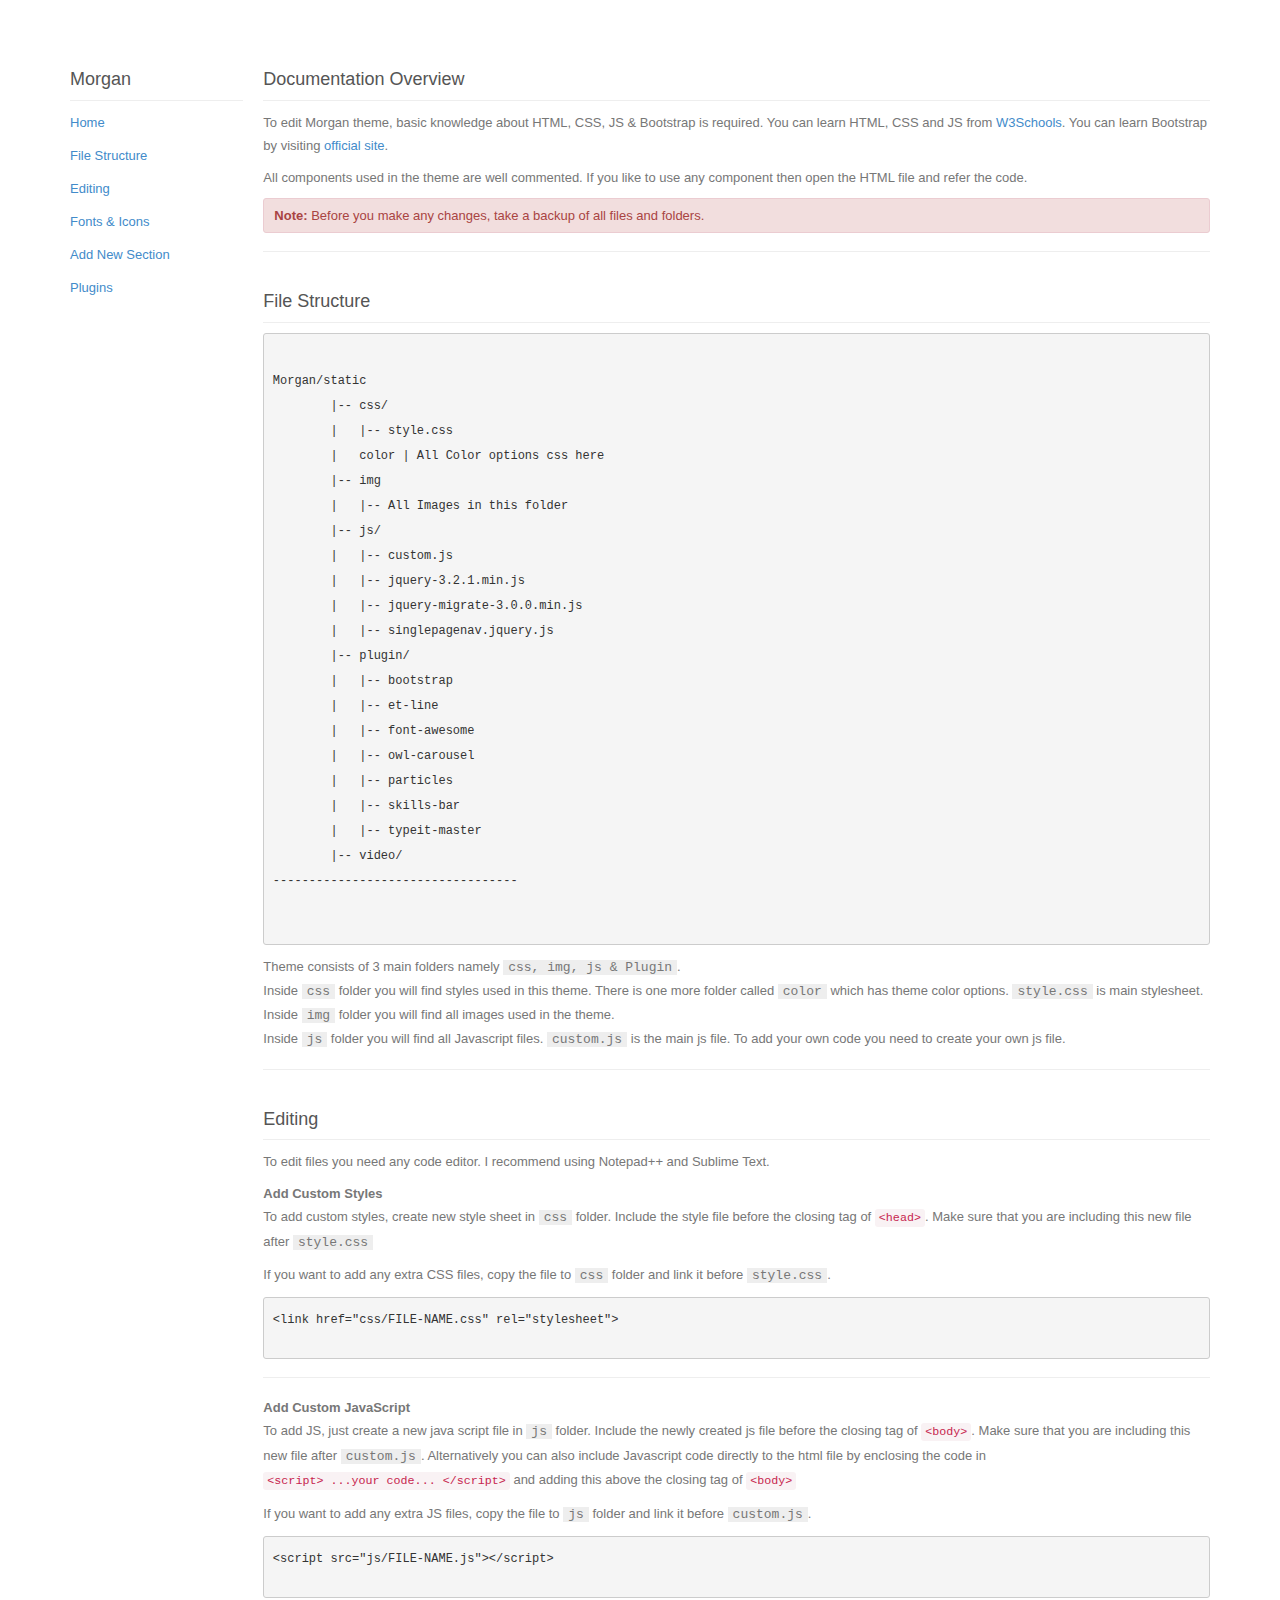
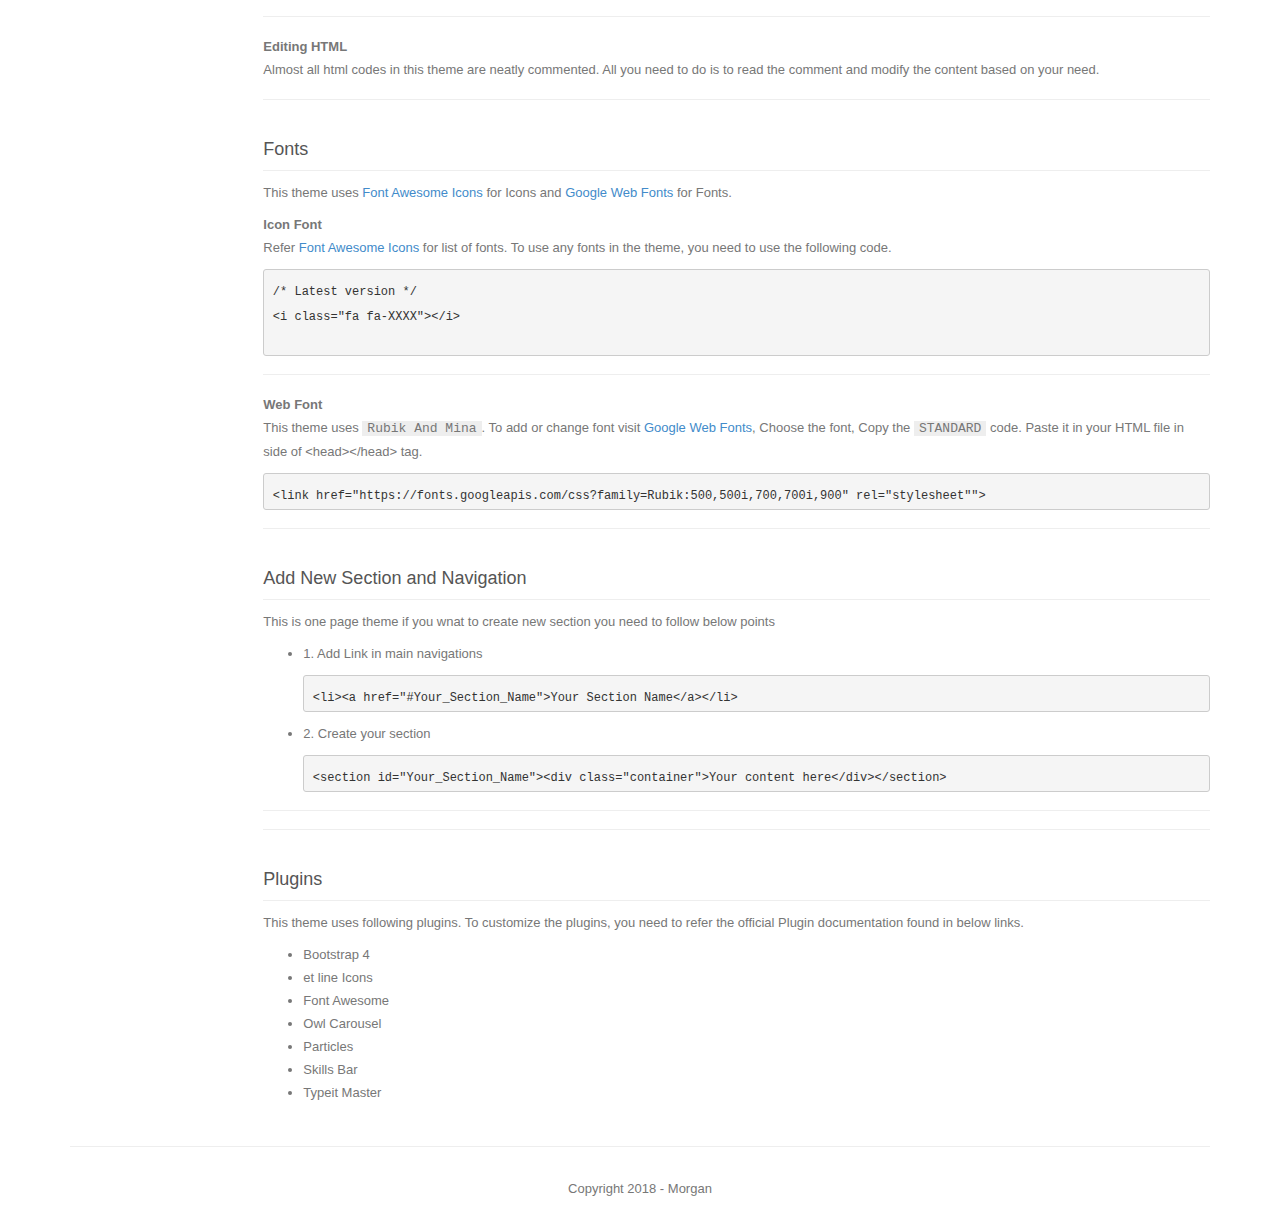
<file: theme docs/index.html>
<!DOCTYPE html>
<html>
	<head>
		<!-- Title here -->
		<title>Morgan Theme Documentation</title>
		<!-- Description, Keywords and Author -->
		<meta name="description" content="Your description">
		<meta name="keywords" content="Your,Keywords">
		<meta name="author" content="ResponsiveWebInc">
		
		<meta name="viewport" content="width=device-width, initial-scale=1.0">
		
		<!-- Styles -->
		<!-- Bootstrap CSS -->
		<link href="css/bootstrap.min.css" rel="stylesheet">
		<!-- Custom CSS -->
		<link href="css/style.css" rel="stylesheet">
		
		<!-- Favicon -->
		<link rel="shortcut icon" href="#">
	</head>
	
	<body>

		
		<div class="container">
			<div class="main">
				<div class="row">
					<div class="col-md-2">
					
						<div class="sidebar">
							<!-- Project name -->
							<h3>Morgan</h3>
							<ul>
								<li><a href="#home">Home</a></li>
								<li><a href="#files">File Structure</a></li>
								<li><a href="#editing">Editing</a></li>
								<li><a href="#fonts">Fonts & Icons</a></li>
								<li><a href="#add-page">Add New Section</a></li>
								<li><a href="#plugins">Plugins</a></li>
							</ul>
						</div>
						
					</div>
					<div class="col-md-10">
					
						<div class="mainbar">
						
						
						
							<!-- Home -->
							<h3 id="home">Documentation Overview</h3>
								
								<p>To edit Morgan theme, basic knowledge about HTML, CSS, JS & Bootstrap is required. You can learn HTML, CSS and JS from <a href="http://www.w3schools.com/">W3Schools</a>. You can learn Bootstrap by visiting <a href="http://getbootstrap.com/">official site</a>.</p>
								
								<p>All components used in the theme are well commented. If you like to use any component then open the HTML file and refer the code.</p>
								
								<div class="alert alert-danger"><strong>Note:</strong> Before you make any changes, take a backup of all files and folders.</div>
							
								
							<hr />
							


<!----------------------------------------------------------------------------------------------------------->														
							
							
							
							<!-- File structure -->
							<h3 id="files">File Structure</h3>

<figure class="highlight">
<pre>
<code class="language-bash" data-lang="bash">
Morgan/static
	|-- css/
	|   |-- style.css
	|   color | All Color options css here
	|-- img
	|   |-- All Images in this folder
	|-- js/
	|   |-- custom.js
	|   |-- jquery-3.2.1.min.js
	|   |-- jquery-migrate-3.0.0.min.js
	|   |-- singlepagenav.jquery.js
	|-- plugin/
	|   |-- bootstrap
	|   |-- et-line
	|   |-- font-awesome
	|   |-- owl-carousel
	|   |-- particles
	|   |-- skills-bar
	|   |-- typeit-master
	|-- video/
----------------------------------

</code>
</pre>
</figure>
							
								<p>Theme consists of 3 main folders namely <em>css, img, js & Plugin</em>. <br />
								Inside <em>css</em> folder you will find styles used in this theme. There is one more folder called <em>color</em> which has theme color options. <em>style.css</em> is main stylesheet. <br />
								Inside <em>img</em> folder you will find all images used in the theme.<br />
								Inside <em>js</em> folder you will find all Javascript files. <em>custom.js</em> is the main js file. To add your own code you need to create your own js file.
								</p>
							
							<hr />
							


<!----------------------------------------------------------------------------------------------------------->		

					

							
							
							<!-- Editing -->
							<h3 id="editing">Editing</h3>
							
								<p>To edit files you need any code editor. I recommend using Notepad++ and Sublime Text.</p>
								
								<strong>Add Custom Styles</strong>
								<p>To add custom styles, create new style sheet in <em>css</em> folder. Include the style file before the closing tag of <code>&lt;head&gt;</code>. Make sure that you are including this new file after <em>style.css</em></p>
								<p>If you want to add any extra CSS files, copy the file to <em>css</em> folder and link it before <em>style.css</em>.</p>
								
								<pre>
&lt;link href=&quot;css/FILE-NAME.css&quot; rel=&quot;stylesheet&quot;&gt;									
								</pre>
								
								<hr />
								
								<strong>Add Custom JavaScript</strong>
								<p>To add JS, just create a new java script file in <em>js</em> folder. Include the newly created js file before the closing tag of <code>&lt;body&gt;</code>. Make sure that you are including this new file after <em>custom.js</em>. Alternatively you can also include Javascript code directly to the html file by enclosing the code in <code>&lt;script&gt; ...your code... &lt;/script&gt;</code> and adding this above the closing tag of <code>&lt;body&gt;</code></p>
								<p>If you want to add any extra JS files, copy the file to <em>js</em> folder and link it before <em>custom.js</em>.</p>

								<pre>
&lt;script src=&quot;js/FILE-NAME.js&quot;&gt;&lt;/script&gt;								
								</pre>
							
								<hr />
								
								<strong>Editing HTML</strong>
								<p>Almost all html codes in this theme are neatly commented. All you need to do is to read the comment and modify the content based on your need.</p>
								
								<hr />
							
							
<!----------------------------------------------------------------------------------------------------------->
														
			
							<!-- Fonts -->
							<h3 id="fonts">Fonts</h3>
							
								<p>This theme uses <a href="http://fortawesome.github.io/Font-Awesome/">Font Awesome Icons</a> for Icons and <a href="http://www.google.com/fonts">Google Web Fonts</a> for Fonts.</p>
								
								<!-- Icon font -->
								<strong>Icon Font</strong>
								<p>Refer <a href="http://fortawesome.github.io/Font-Awesome/">Font Awesome Icons</a> for list of fonts. To use any fonts in the theme, you need to use the following code.</p>
								
								<pre>
/* Latest version */
&lt;i class=&quot;fa fa-XXXX&quot;&gt;&lt;/i&gt;
								</pre>
								
								
								<hr />
								
								
								<!-- Web Font -->
								<strong>Web Font</strong>
								<p>This theme uses <em>Rubik And Mina</em>. To add or change font visit <a href="http://www.google.com/fonts">Google Web Fonts</a>, Choose the font, Copy the <em>STANDARD</em> code. Paste it in your HTML file in side of &lt;head&gt;&lt;/head&gt; tag.</p>
								
								<pre>&lt;link href="https://fonts.googleapis.com/css?family=Rubik:500,500i,700,700i,900" rel="stylesheet""&gt;</pre>
							
								<hr />
							
							
							
<!----------------------------------------------------------------------------------------------------------->	



							<!-- XXXXXXXXXXXXXXXXXXXX -->
							<!-- If the theme is single page theme, then remove this. -->
							<h3 id="add-page">Add New Section and Navigation</h3>

								<p>This is one page theme if you wnat to create new section you need to follow below points</p>
								<ul>
									<li>
										1. Add Link in main navigations
										<pre>&lt;li&gt;&lt;a href="#Your_Section_Name"&gt;Your Section Name&lt;/a&gt;&lt;/li&gt;</pre>
									</li>
									<li>
										2. Create your section
										<pre>&lt;section id="Your_Section_Name"&gt;&lt;div class="container"&gt;Your content here&lt;/div&gt;&lt;/section&gt;</pre>
									</li>
								</ul>

								<hr />
							
							<hr />
<!----------------------------------------------------------------------------------------------------------->


							
							<!-- XXXXXXXXXXXXXXXXXXXX -->
							<!-- Remove the plugins which are not used in this theme -->
							<!-- Plugins used -->
							<h3 id="plugins">Plugins</h3>
							
								<p>This theme uses following plugins. To customize the plugins, you need to refer the official Plugin documentation found in below links.</p>
								<ul>
									<li>Bootstrap 4</li>
									<li>et line Icons</li>
									<li>Font Awesome</li>
									<li>Owl Carousel</li>
									<li>Particles</li>
									<li>Skills Bar</li>
									<li>Typeit Master</li>
								</ul>
							
							
<!----------------------------------------------------------------------------------------------------------->														
							
							
							<!-- Changelog 
							<h3 id="changelog">Changelog</h3>
							
								<strong>Version 1.0:</strong>
								<ul>
									<li>Initial Release.</li>
								</ul>
							-->
							
							
						</div>
						
					</div>
				</div>
			</div>
			<br />
			<div class="footer text-center">
				Copyright 2018 - Morgan</a>
			</div>
		</div>
		
		
		<!-- Javascript files -->
		<!-- jQuery -->
		<script src="js/jquery.js"></script>
		<!-- Bootstrap JS -->
		<script src="js/bootstrap.min.js"></script>
		<!-- Respond JS for IE8 -->
		<script src="js/respond.min.js"></script>
		<!-- HTML5 Support for IE -->
		<script src="js/html5shiv.js"></script>
	</body>	
</html>
</file>
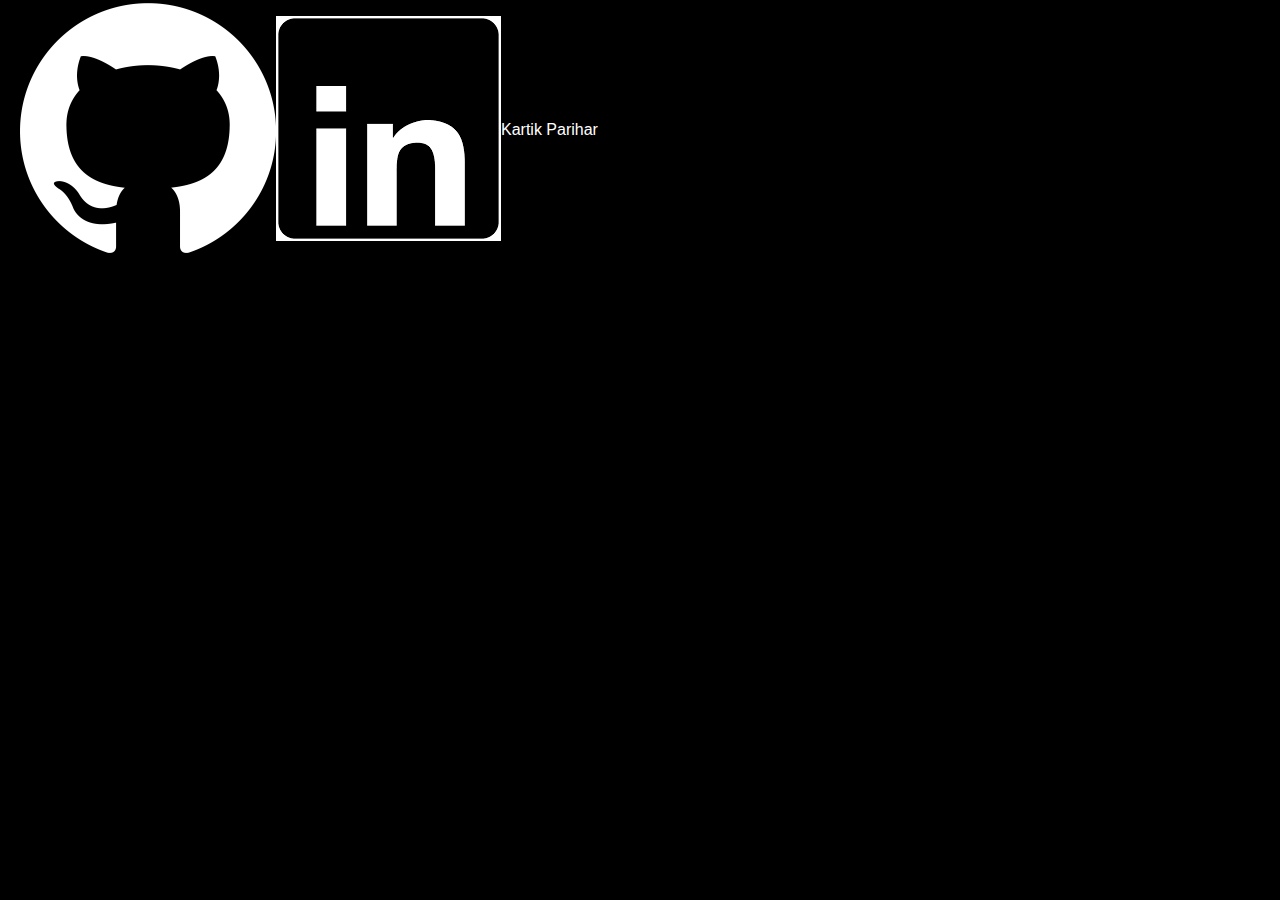
<file: v2/index.html>
<!DOCTYPE html>
<html lang="en">
<head>
  <meta charset="UTF-8">
  <meta http-equiv="X-UA-Compatible" content="IE=edge">
  <meta name="viewport" content="width=device-width, initial-scale=1.0">

  <link rel="shortcut icon" type="image/x-icon" href="static/img/letterk.jpg">

  <link rel="stylesheet" href="static/css/main.css">

  <title>about kartik</title>
</head>
<body>
  <header>
    <div class='left-header'>
      <a href="https://github.com/kartikvips"> <img class='wmp-logo' src="static/img/github.png"></a>
      <a href="https://www.linkedin.com/in/kartik-parihar-b90b3051/">
        <img class='wmp-logo' src="static/img/linkedin.png">
      </a>
      <p>Kartik Parihar</p>
    </div>
  </header>
</body>
</html>
</file>
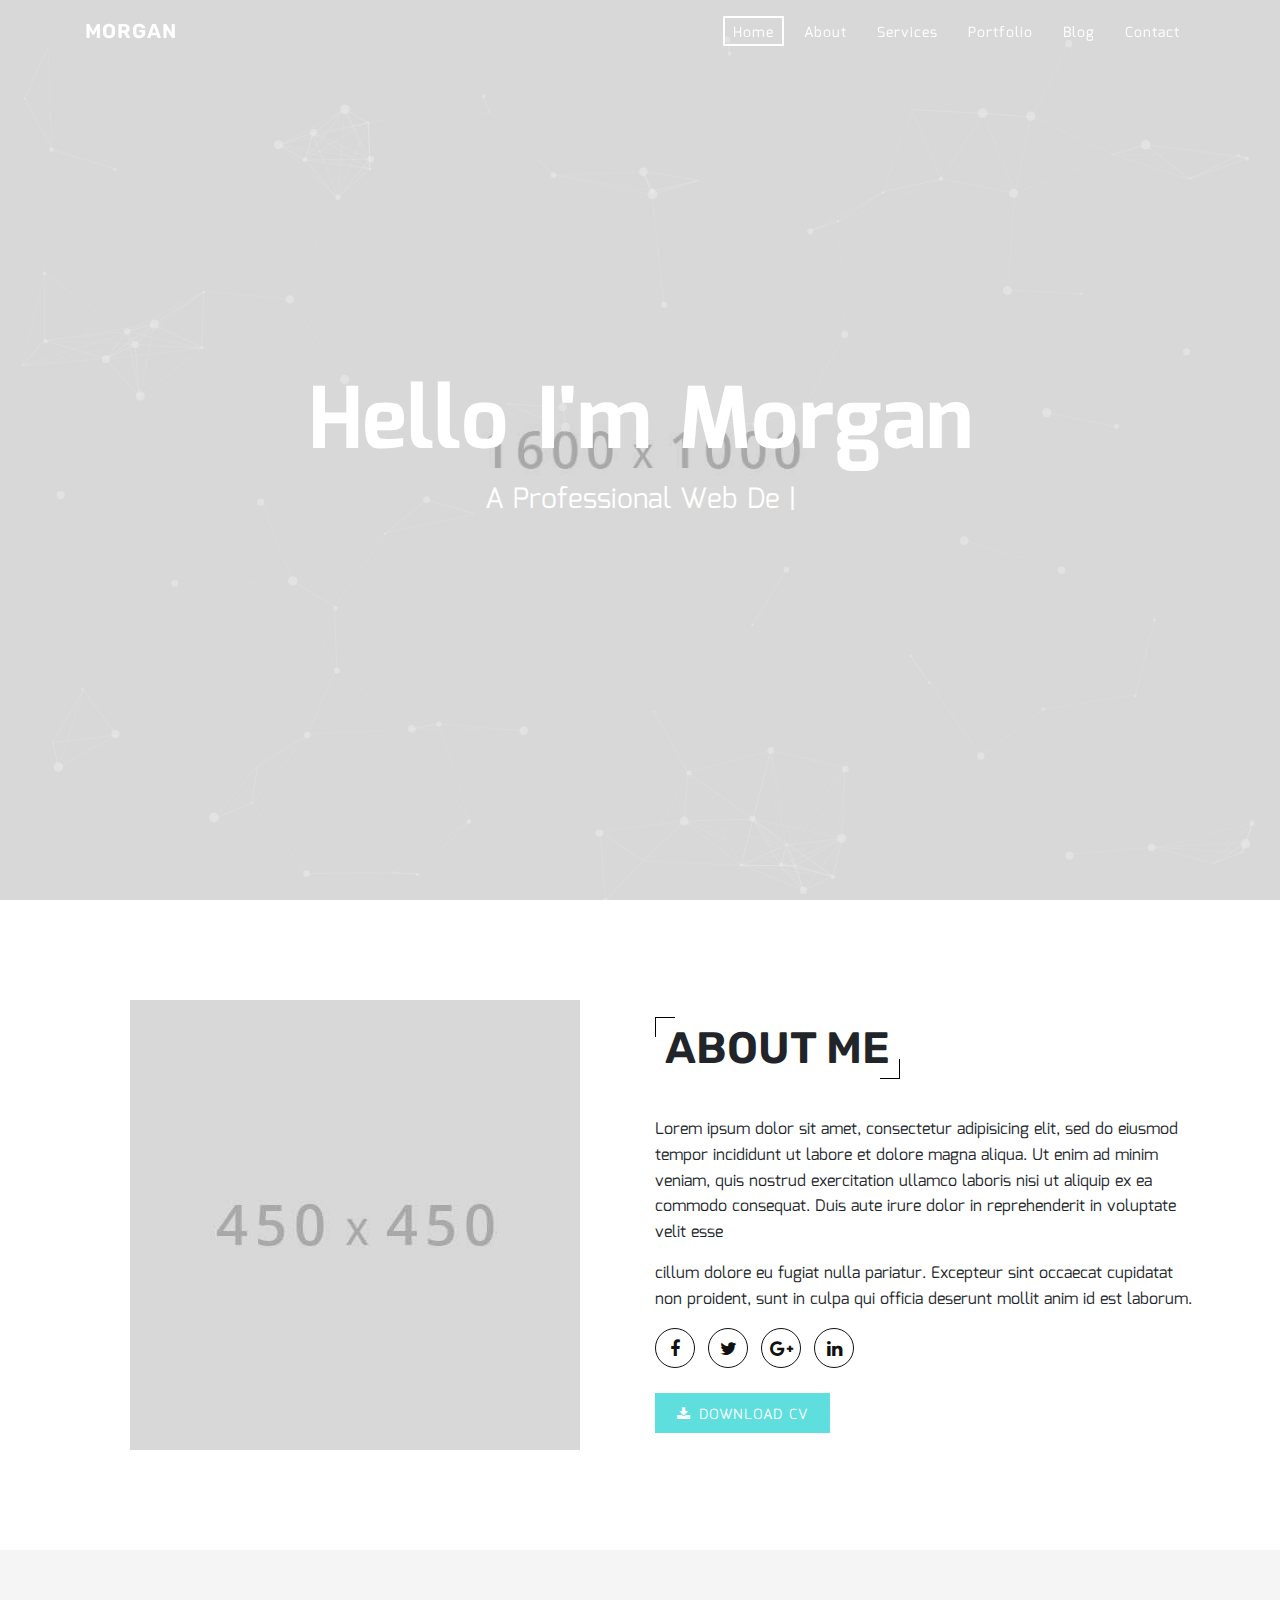
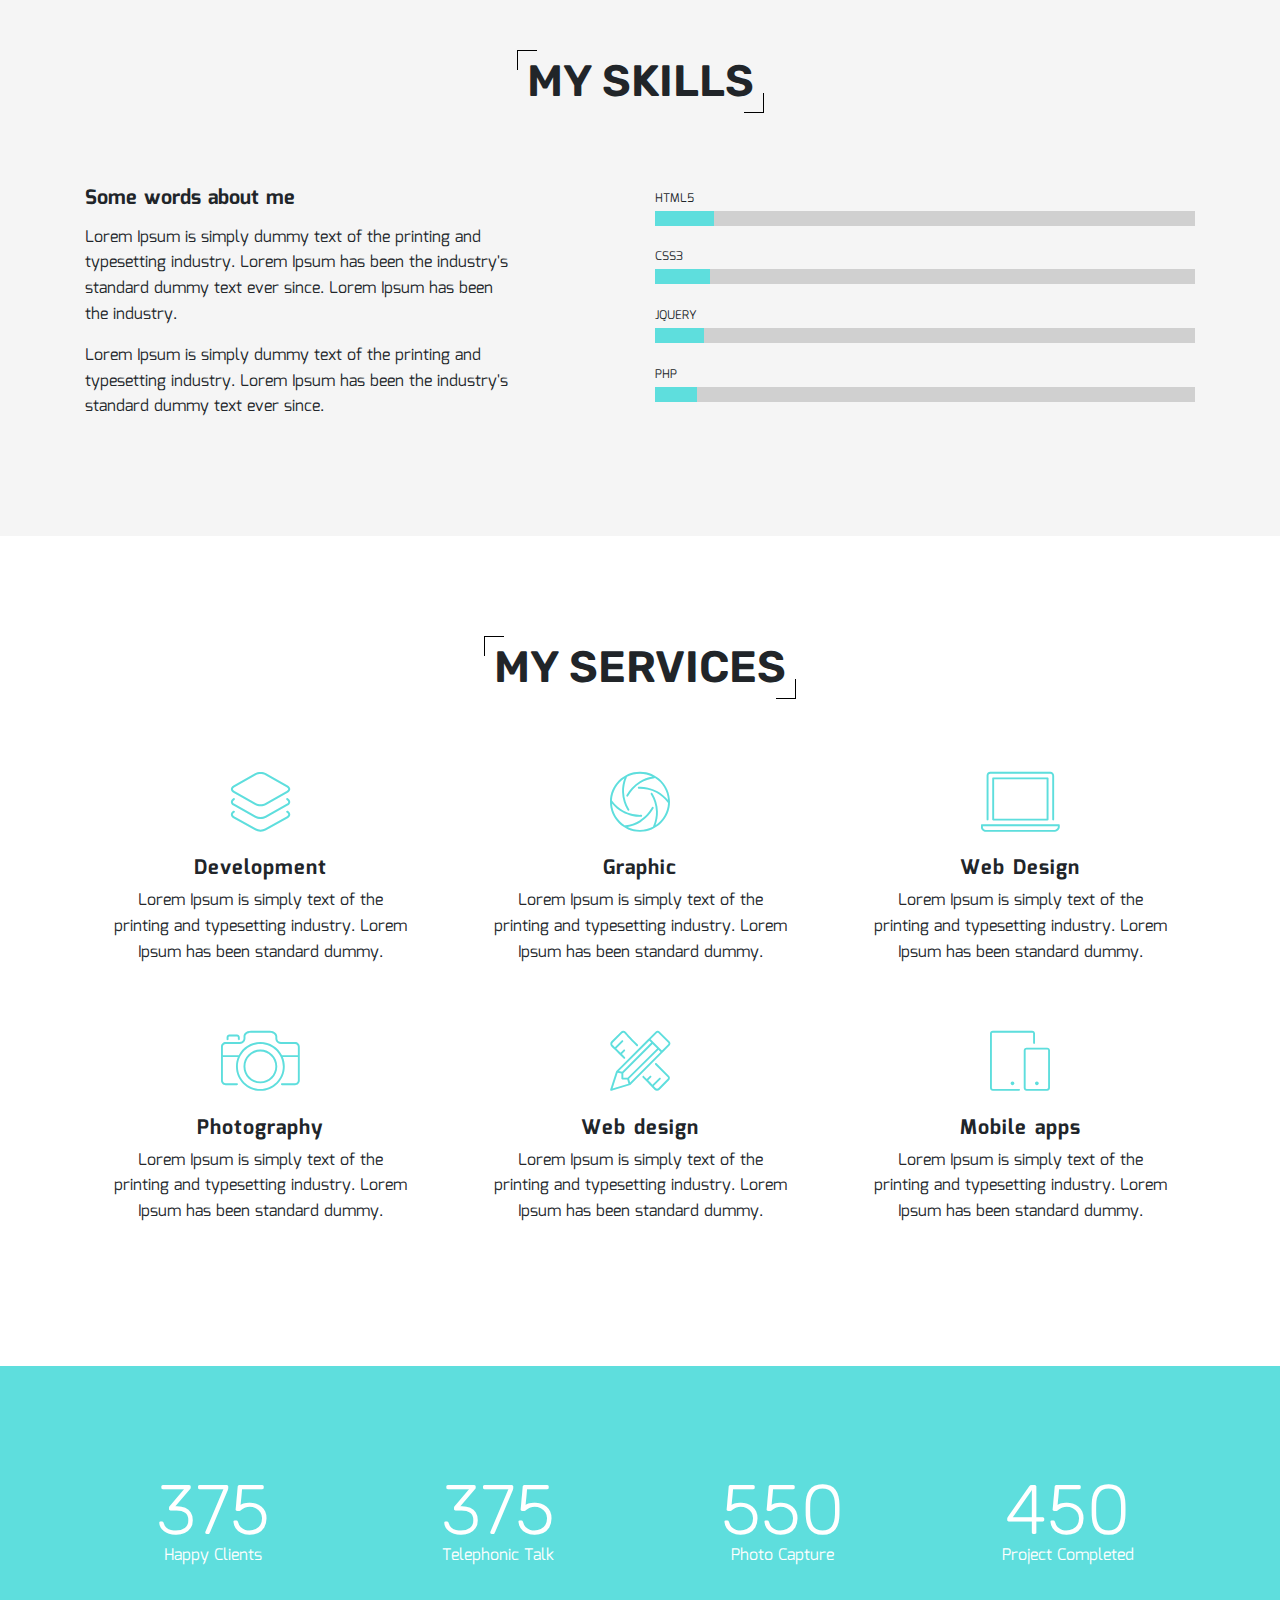
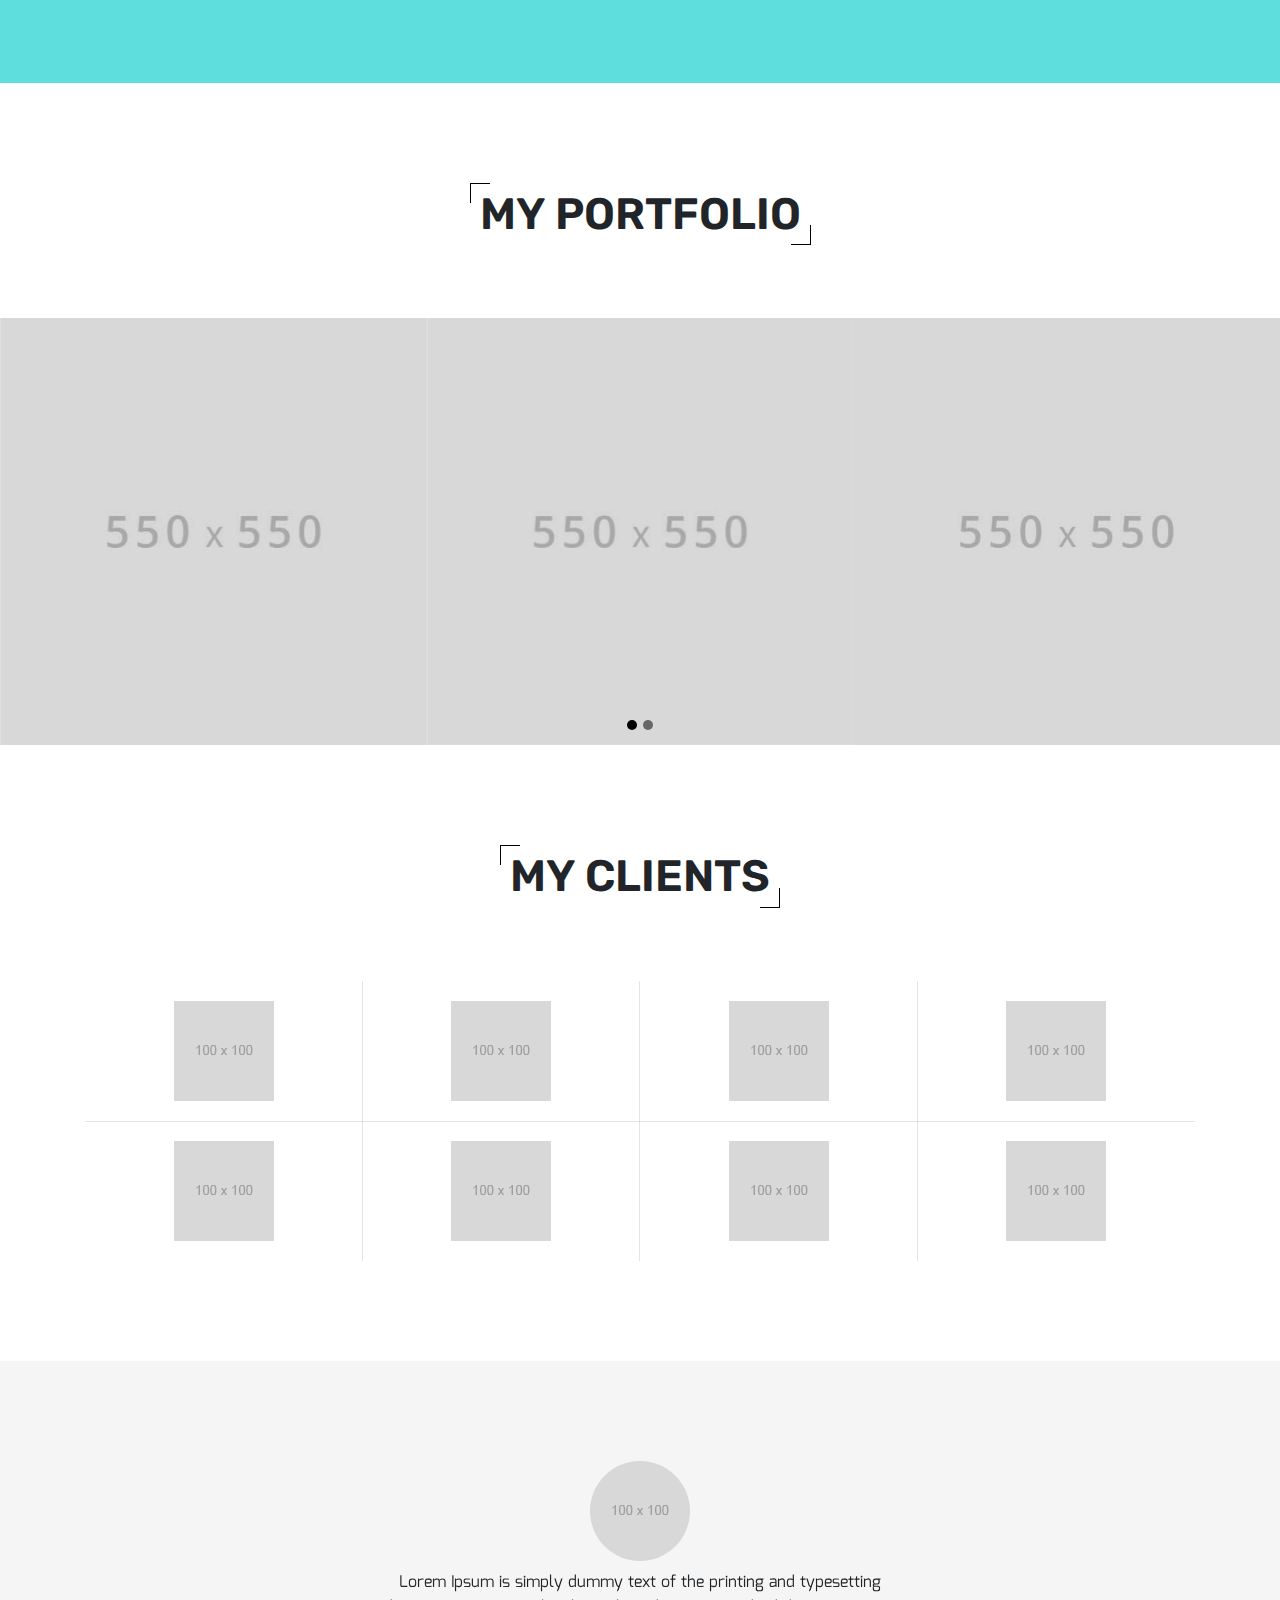
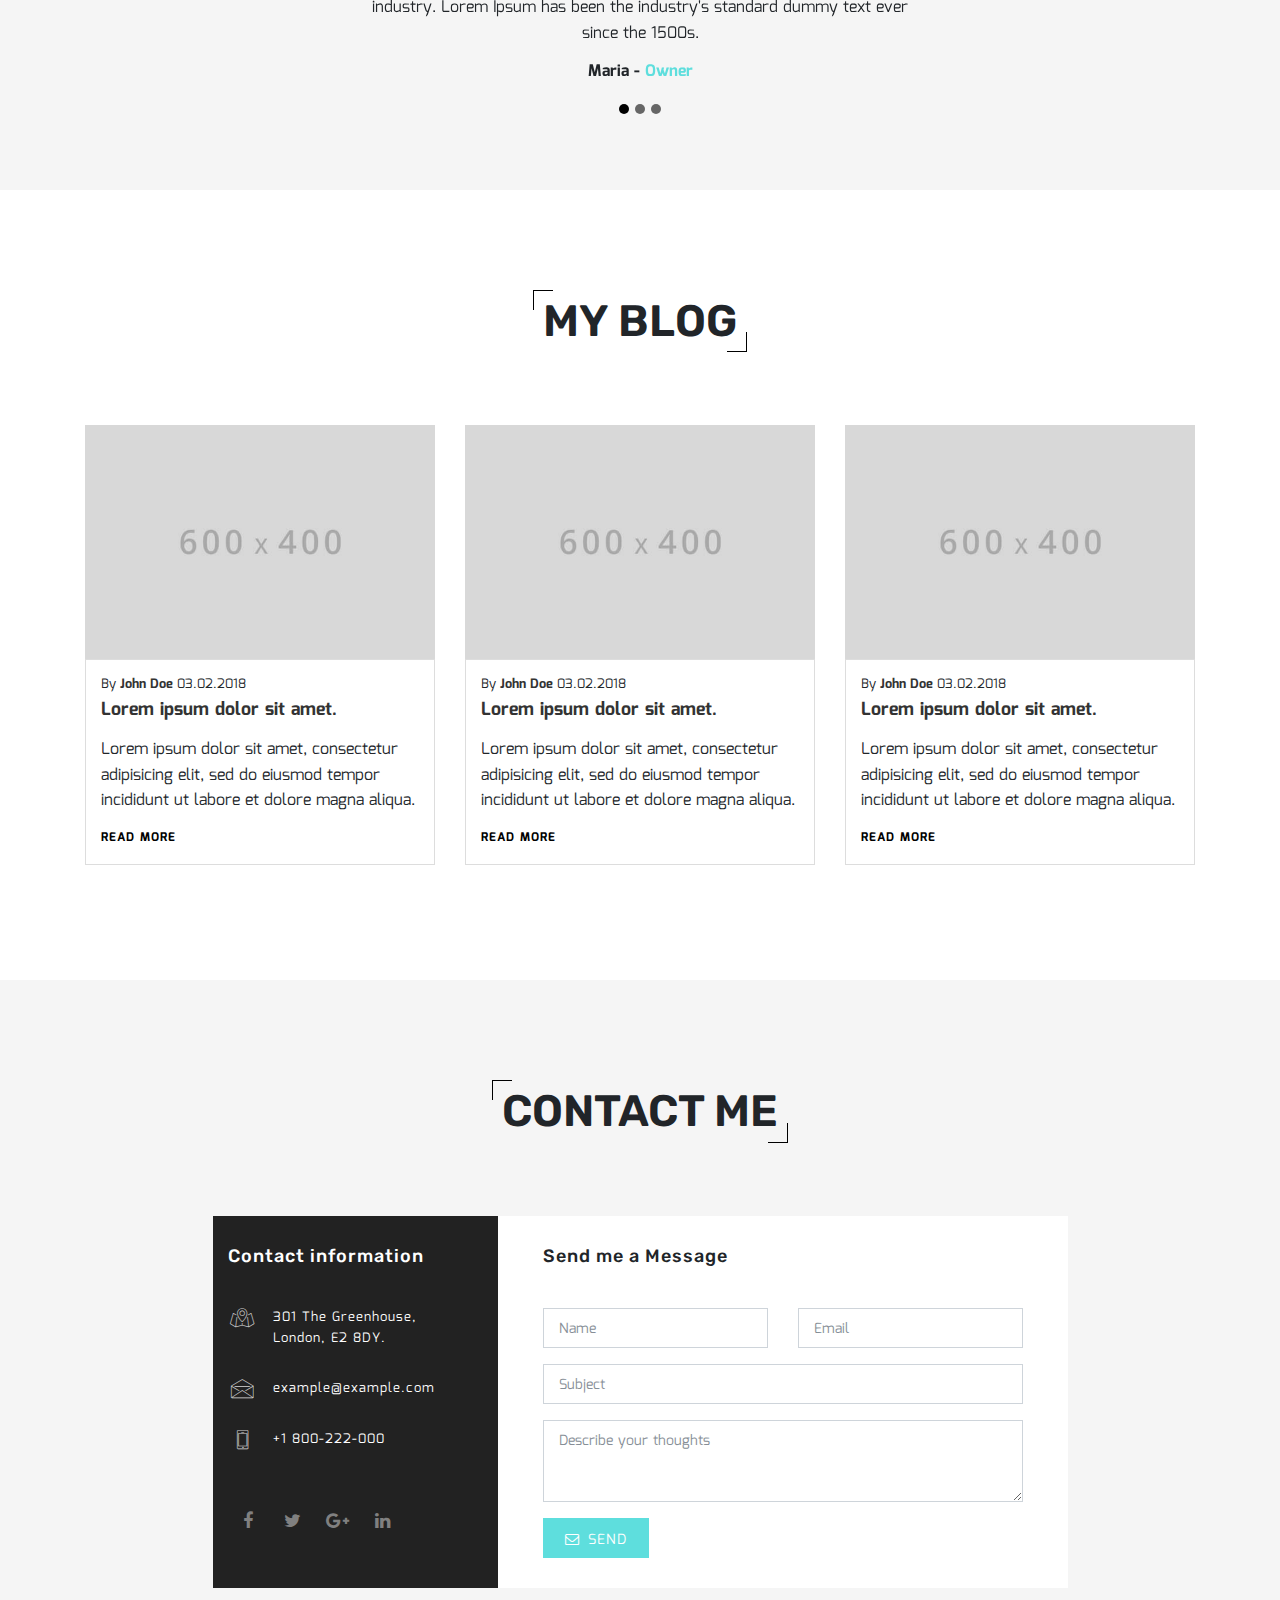
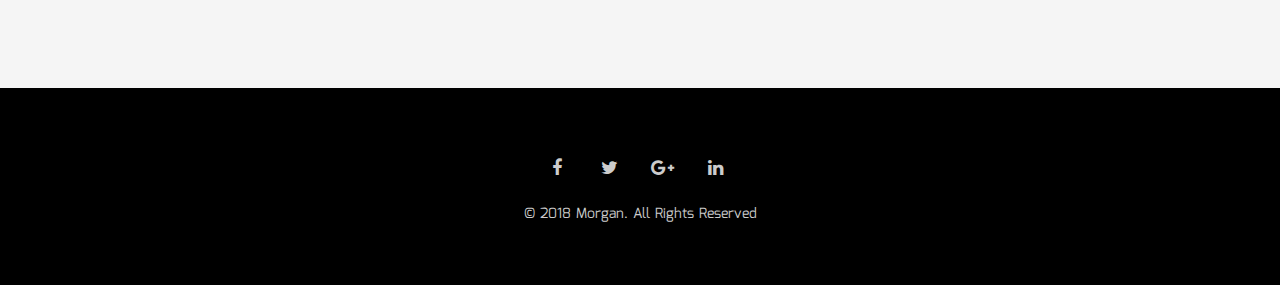
<file: template/index02.html>
<!doctype html>
<html lang="en">
<head>
  <meta charset="utf-8">
  <meta name="viewport" content="width=device-width, initial-scale=1, shrink-to-fit=no">
  <meta http-equiv="X-UA-Compatible" content="IE=edge">
  <meta name="description" content=" - Responsive Personal vCard Template">
  <meta name="keywords" content="Morgan - Responsive Personal Portfolio Template, resume, cv, portfolio, personal, developer, designer, onepage, clean, modern, velocity, web">
  <meta name="author" content="Morgan">
  <meta name="apple-mobile-web-app-capable" content="yes">
  <!--
  ========================================================================
  EXCLUSIVE ON themeforest.net
  ~~~~~~~~~~~~~~~~~~~~~~~~~~~~~~~~~~~~~~~~~~~~~~~~~~~~~~~~~~~~~~~~~~~~~~~~
  Template Name   : Morgan
  Author          : mital_04
  ~~~~~~~~~~~~~~~~~~~~~~~~~~~~~~~~~~~~~~~~~~~~~~~~~~~~~~~~~~~~~~~~~~~~~~~~
  Copyright (c) 2018 - Morgan
  ========================================================================
  -->
  <title>Morgan - Personal Portfolio Template</title>
  <!-- Favicon -->
  <link rel="shortcut icon" type="image/x-icon" href="favicon.ico">

  <!-- Google Fonts -->
  <link href="https://fonts.googleapis.com/css?family=Rubik:500,500i,700,700i,900" rel="stylesheet">
  <link href="https://fonts.googleapis.com/css?family=Mina:400,700" rel="stylesheet">


  <!-- End -->

  <!-- Plugin Css -->
  <link href="static/plugin/bootstrap/css/bootstrap.min.css" rel="stylesheet"> <!-- bootstrap -->
  <link href="static/plugin/font-awesome/css/font-awesome.min.css" rel="stylesheet"> <!-- font-awesome -->
  <link href="static/plugin/owl-carousel/css/owl.carousel.min.css" rel="stylesheet"> <!-- owl-carousel -->
  <link href="static/plugin/et-line/style.css" rel="stylesheet">
  <!-- End -->

  <!-- Theme css -->
  <link href="static/css/style.css" rel="stylesheet"> <!-- Style -->
  <link href="static/css/color/default.css" rel="stylesheet" id="color_theme">
  <!-- End -->
</head>

<!-- ========== Body Starts ========== -->
<body data-spy="scroll" data-target="#header-01" data-offset="98">
  <div id="loading">
    <div class="load-circle"><span class="one"></span></div>
  </div>

  <!-- ========== Header Start ========== -->
  <header class="header navbar-dark" id="mainNav">
    <div class="container">
    <!-- Nav -->
    <nav class="navbar navbar-expand-lg">
      <a class="navbar-brand font-alt" href="#">Morgan</a>
      <!-- Mobile Toggle -->
      <button class="navbar-toggler" type="button" data-toggle="collapse" data-target="#header-01" aria-controls="header-01" aria-expanded="false" aria-label="Toggle navigation">
        <span class="navbar-toggler-icon"></span>
      </button>
      <!-- Mobile Toggle End-->
      <div id="header-01" class="collapse navbar-collapse top-menu">
        <!-- Menu Start -->
        <ul class="nav navbar-nav ml-auto">
            <li><a class="nav-link active" href="#home">Home</a></li>
            <li><a class="nav-link" href="#about-us">About</a></li>
            <li><a class="nav-link" href="#services">Services</a></li>
            <li><a class="nav-link" href="#portfolio">Portfolio</a></li>
            <li><a class="nav-link" href="#blog">Blog</a></li>
            <li><a class="nav-link" href="#contact">Contact</a></li>
          </ul>
        <!-- Menu End -->
      </div>
    </nav><!-- Nav End -->
  </div><!-- Container -->
  </header>
  <!-- ========== Header End ========== -->

  <main>
    <!-- ========== Home Banner ========== -->
    <section id="home" class="particles-box full-screen home-banner" style="background-image: url(static/img/1600x1000.jpg);">
    <div class="container">
      <div class="home-text-center text-center">
        <h1>Hello I'm Morgan</h1>
        <h3>A Professional Web <span id="type-it"></span></h3>
      </div>
    </div>
  </section>
    <!-- ========== Home End ========== -->

    <!-- ========== About ========== -->
    <section id="about-us" class="section">
      <div class="container">
        <!-- Heading -->
        
        <!-- Heading End -->
        <div class="row align-items-center">
          <div class="col-12 col-md-6 text-center">
            <img src="static/img/450x450.jpg" title="Morgan" alt="Morgan" />
          </div>
          <div class="col-12 col-md-6">
            <div class="content m-t-40px-md">
              <div class="section-heading">
                <h2 class="font-alt">About Me</h2>
              </div>
              <p>
                Lorem ipsum dolor sit amet, consectetur adipisicing elit, sed do eiusmod
                tempor incididunt ut labore et dolore magna aliqua. Ut enim ad minim veniam,
                quis nostrud exercitation ullamco laboris nisi ut aliquip ex ea commodo
                consequat. Duis aute irure dolor in reprehenderit in voluptate velit esse
              </p>
              <p>cillum dolore eu fugiat nulla pariatur. Excepteur sint occaecat cupidatat non
                proident, sunt in culpa qui officia deserunt mollit anim id est laborum.
              </p>
              <ul class="social-icons m-b-25px">
                    <li>
                        <a class="facebook" href="#"><i class="fa fa-facebook"></i></a>
                    </li>
                    <li>
                        <a class="twitter" href="#"><i class="fa fa-twitter"></i></a>
                    </li>
                    <li>
                        <a class="google" href="#"><i class="fa fa-google-plus"></i></a>
                    </li>
                    <li>
                        <a class="linkedin" href="#"><i class="fa fa-linkedin"></i><span></span></a>
                    </li>
                </ul>
                <a href="#" class="btn btn-theme"><i class="fa fa-download icon-xs m-5px-r" aria-hidden="true"></i>Download CV</a>
            </div>
          </div>
        </div><!-- row -->

      </div>
    </section>
    <!-- ========== About End ========== -->

    <!-- ========== My Skill ========== -->
    <section class="section gray-bg">
      <div class="container">
        <div class="section-heading text-center m-b-65px m-b-50px-md m-b-25px-sm">
            <h2 class="font-alt">My Skills</h2>
        </div>
        <div class="row">
          <div class="col-12 col-md-6">
            <div class="skill-content">
              <h5 class="m-b-15px"><strong>Some words about me</strong></h5>
              <p>
                Lorem Ipsum is simply dummy text of the printing and typesetting industry. Lorem Ipsum has been the industry's standard dummy text ever since. Lorem Ipsum has been the industry.
              </p>
              <p>
                Lorem Ipsum is simply dummy text of the printing and typesetting industry. Lorem Ipsum has been the industry's standard dummy text ever since.
              </p>
            </div>
          </div> <!-- col -->
          <div class="col-12 col-md-6">
            <div class="skillbar skillbar-style-1" data-percent="90">
                  <span class="skillbar-title">HTML5</span>
                  <p class="skillbar-bar bg-theme"></p>
                </div>
                <!-- End Skill Bar -->
                
                <div class="skillbar skillbar-style-1" data-percent="85">
                  <span class="skillbar-title">CSS3</span>
                  <p class="skillbar-bar bg-theme"></p>
                </div>
                <!-- End Skill Bar -->
                
                <div class="skillbar skillbar-style-1" data-percent="75">
                  <span class="skillbar-title">jQuery</span>
                  <p class="skillbar-bar bg-theme"></p>
                </div>
                <!-- End Skill Bar -->
                
                <div class="skillbar skillbar-style-1" data-percent="65">
                  <span class="skillbar-title">PHP</span>
                  <p class="skillbar-bar bg-theme"></p>
                </div>
                <!-- End Skill Bar -->
          </div>
        </div> <!-- row -->
      </div> <!-- container -->
    </section>
    <!-- ========== My Skill End ========== -->

    <!-- ========== My Services ========== -->
    <section id="services" class="section">
      <div class="container">
        <div class="section-heading text-center m-b-40px m-b-20px-md m-b-15px-sm">
            <h2 class="font-alt">My Services</h2>
        </div>
        <div class="row">
          <div class="col-12 col-md-6 col-lg-4">
            <div class="feature-box">
              <i class="icon icon-layers color-theme"></i>
              <div class="feature-content">
                <h5>Development</h5>
                <p>Lorem Ipsum is simply text of the printing and typesetting industry. Lorem Ipsum has been standard dummy.</p>
              </div>
            </div> <!-- feature-box -->
          </div> <!-- col -->

          <div class="col-12 col-md-6 col-lg-4">
            <div class="feature-box">
              <i class="icon icon-aperture color-theme"></i>
              <div class="feature-content">
                <h5>Graphic</h5>
                <p>Lorem Ipsum is simply text of the printing and typesetting industry. Lorem Ipsum has been standard dummy.</p>
              </div>
            </div> <!-- feature-box -->
          </div> <!-- col -->

          <div class="col-12 col-md-6 col-lg-4">
            <div class="feature-box">
              <i class="icon icon-laptop color-theme"></i>
              <div class="feature-content">
                <h5>Web Design</h5>
                <p>Lorem Ipsum is simply text of the printing and typesetting industry. Lorem Ipsum has been standard dummy.</p>
              </div>
            </div> <!-- feature-box -->
          </div> <!-- col -->

          <div class="col-12 col-md-6 col-lg-4">
            <div class="feature-box">
              <i class="icon icon-camera color-theme"></i>
              <div class="feature-content">
                <h5>Photography</h5>
                <p>Lorem Ipsum is simply text of the printing and typesetting industry. Lorem Ipsum has been standard dummy.</p>
              </div>
            </div> <!-- feature-box -->
          </div> <!-- col -->

          <div class="col-12 col-md-6 col-lg-4">
            <div class="feature-box">
              <i class="icon icon-tools color-theme"></i>
              <div class="feature-content">
                <h5>Web design</h5>
                <p>Lorem Ipsum is simply text of the printing and typesetting industry. Lorem Ipsum has been standard dummy.</p>
              </div>
            </div> <!-- feature-box -->
          </div> <!-- col -->

          <div class="col-12 col-md-6 col-lg-4">
            <div class="feature-box">
              <i class="icon icon-mobile color-theme"></i>
              <div class="feature-content">
                <h5>Mobile apps</h5>
                <p>Lorem Ipsum is simply text of the printing and typesetting industry. Lorem Ipsum has been standard dummy.</p>
              </div>
            </div> <!-- feature-box -->
          </div> <!-- col -->

        </div> <!-- row -->
      </div> <!-- container -->
    </section>
    <!-- ========== My Services End ========== -->


    <!-- ========== Counter Start ========== -->
    <section class="section counter-box bg-theme">
        <div class="container">
            <div class="row">
                <div class="col-12 col-md-3 col-sm-6 wow fadeInLeft">
                    <div class="counter-col">
                        <div class="counter-data" data-count="375">
                            <div class="count font-alt">375</div>
                            <h6>Happy Clients</h6>
                        </div>
                    </div>
                </div>
                <!-- col -->

                <div class="col-12 col-md-3 col-sm-6 wow fadeInLeft">
                    <div class="counter-col">
                        <div class="counter-data" data-count="375">
                            <div class="count font-alt">375</div>
                            <h6>Telephonic Talk</h6>
                        </div>
                    </div>
                </div>
                <!-- col -->

                <div class="col-12 col-md-3 col-sm-6 wow fadeInLeft">
                    <div class="counter-col">
                        <div class="counter-data" data-count="550">
                            <div class="count font-alt">550</div>
                            <h6>Photo Capture</h6>
                        </div>
                    </div>
                </div>
                <!-- col -->

                <div class="col-12 col-md-3 col-sm-6 wow fadeInLeft">
                    <div class="counter-col">
                        <div class="counter-data" data-count="450">
                            <div class="count font-alt">450</div>
                            <h6>Project Completed</h6>
                        </div>
                    </div>
                </div>
                <!-- col -->
            </div>
            <!-- row -->
        </div>
        <!-- container -->
    </section><!-- Section -->
    <!-- ========== Counter End ========== -->

    <!-- ========== Portfolio Start ========== -->
    <section id="portfolio" class="section p-b-0px">
        <div class="section-heading text-center m-b-65px m-b-50px-md m-b-25px-sm">
            <h2 class="font-alt">My Portfolio</h2>
        </div>

        
        <div id="portfolio-slider-single" class="owl-carousel">
            <div class="portfolio-col">
              <img src="static/img/550x500.jpg" title="Morgan" alt="Morgan" />
              <div class="bg-theme">
                <a href="#"></a>
              </div>
              <div class="hover">
                <h3>Illustration Work</h3>
                <label>Illustration</label>
              </div>
            </div>
            <!-- col -->
            <div class="portfolio-col">
              <img src="static/img/550x500.jpg" title="Morgan" alt="Morgan" />
              <div class="bg-theme">
                <a href="#"></a>
              </div>
              <div class="hover">
                <h3>Illustration Work</h3>
                <label>Illustration</label>
              </div>
            </div>
            <!-- col -->
            <div class="portfolio-col">
              <img src="static/img/550x500.jpg" title="Morgan" alt="Morgan" />
              <div class="bg-theme">
                <a href="#"></a>
              </div>
              <div class="hover">
                <h3>Illustration Work</h3>
                <label>Illustration</label>
              </div>
            </div>
            <!-- col -->
            <div class="portfolio-col">
              <img src="static/img/550x500.jpg" title="Morgan" alt="Morgan" />
              <div class="bg-theme">
                <a href="#"></a>
              </div>
              <div class="hover">
                <h3>Illustration Work</h3>
                <label>Illustration</label>
              </div>
            </div>
            <!-- col -->
        </div>
    </section>
    <!-- ========== Portfolio End ========== -->

    <!-- ========== Our Client ========== -->
    <section class="section">
      <div class="container">
        <div class="section-heading text-center m-b-65px m-b-50px-md m-b-25px-sm">
            <h2 class="font-alt">My Clients</h2>
        </div>

        <div class="clients-list clients-border clients-col-4">
          <ul>
            <li>
              <img src="static/img/100x100.jpg" alt="" title="">
            </li>
            <li>
              <img src="static/img/100x100.jpg" alt="" title="">
            </li>
            <li>
              <img src="static/img/100x100.jpg" alt="" title="">
            </li>
            <li>
              <img src="static/img/100x100.jpg" alt="" title="">
            </li>
            <li>
              <img src="static/img/100x100.jpg" alt="" title="">
            </li>
            <li>
              <img src="static/img/100x100.jpg" alt="" title="">
            </li>
            <li>
              <img src="static/img/100x100.jpg" alt="" title="">
            </li>
            <li>
              <img src="static/img/100x100.jpg" alt="" title="">
            </li>
          </ul>
        </div>
      </div> <!-- section -->
    </section>
    <!-- ========== Our Client End ========== -->

    <!-- ========== Testimonial ========== -->
    <section class="section gray-bg testimonial-section">
      <div class="container">
        <div class="row justify-content-center">
          <div class="col-md-6">
              <div id="client-slider-single" class="owl-carousel">
                <div class="testimonial-col text-center">
                    <div class="img">
                      <img src="static/img/100x100.jpg" alt="Morgan" title="Morgan" />
                    </div>
                    <p>Lorem Ipsum is simply dummy text of the printing and typesetting industry. Lorem Ipsum has been the industry's standard dummy text ever since the 1500s.</p>
                    <h6><strong>Maria - <span class="color-theme">Owner</span></strong></h6>
                </div> <!-- col -->

                <div class="testimonial-col text-center">
                    <div class="img">
                      <img src="static/img/100x100.jpg" alt="Morgan" title="Morgan" />
                    </div>
                    <p>Lorem Ipsum is simply dummy text of the printing and typesetting industry. Lorem Ipsum has been the industry's standard dummy text ever since the 1500s.</p>
                    <h6><strong>Maria - <span class="color-theme">Owner</span></strong></h6>
                </div> <!-- col -->

                <div class="testimonial-col text-center">
                    <div class="img">
                      <img src="static/img/100x100.jpg" alt="Morgan" title="Morgan" />
                    </div>
                    <p>Lorem Ipsum is simply dummy text of the printing and typesetting industry. Lorem Ipsum has been the industry's standard dummy text ever since the 1500s.</p>
                    <h6><strong>Maria - <span class="color-theme">Owner</span></strong></h6>
                </div> <!-- col -->

              </div> <!-- owl -->
          </div> <!-- col -->
        </div> <!-- row -->
      </div> <!-- container -->
    </section>
    <!-- ========== Testimonial End ========== -->

    <!-- ========== Our Blogs ========== -->
    <section id="blog" class="section">
      <div class="container">
        <div class="section-heading text-center m-b-50px m-b-40px-md m-b-15px-sm">
            <h2 class="font-alt">My Blog</h2>
        </div>

        <div class="row">
          <div class="col-12 col-md-4">
            <div class="blog-item">
              <a href="#">
                <img src="static/img/600x400.jpg" title="Morgan" alt="Morgan" />
              </a>
              <div class="blog-content">
                <div class="post-meta">
                  By <a href="">John Doe</a> <span>03.02.2018</span>
                </div><!-- /post-meta -->

                <h4><a href="#">Lorem ipsum dolor sit amet.</a></h4>
                <p class="m-b-10px">
                  Lorem ipsum dolor sit amet, consectetur adipisicing elit, sed do eiusmod
                  tempor incididunt ut labore et dolore magna aliqua.
                </p>
                <a class="read-more" href="#">Read More</a>
              </div><!-- /blog-content -->
            </div> <!-- Blog Item -->
          </div> <!-- col -->

          <div class="col-12 col-md-4">
            <div class="blog-item">
              <a href="#">
                <img src="static/img/600x400.jpg" title="Morgan" alt="Morgan" />
              </a>
              <div class="blog-content">
                <div class="post-meta">
                  By <a href="">John Doe</a> <span>03.02.2018</span>
                </div><!-- /post-meta -->

                <h4><a href="#">Lorem ipsum dolor sit amet.</a></h4>
                <p class="m-b-10px">
                  Lorem ipsum dolor sit amet, consectetur adipisicing elit, sed do eiusmod
                  tempor incididunt ut labore et dolore magna aliqua.
                </p>
                <a class="read-more" href="#">Read More</a>
              </div><!-- /blog-content -->
            </div> <!-- Blog Item -->
          </div> <!-- col -->

          <div class="col-12 col-md-4">
            <div class="blog-item">
              <a href="#">
                <img src="static/img/600x400.jpg" title="Morgan" alt="Morgan" />
              </a>
              <div class="blog-content">
                <div class="post-meta">
                  By <a href="">John Doe</a> <span>03.02.2018</span>
                </div><!-- /post-meta -->

                <h4><a href="#">Lorem ipsum dolor sit amet.</a></h4>
                <p class="m-b-10px">
                  Lorem ipsum dolor sit amet, consectetur adipisicing elit, sed do eiusmod
                  tempor incididunt ut labore et dolore magna aliqua.
                </p>
                <a class="read-more" href="#">Read More</a>
              </div><!-- /blog-content -->
            </div> <!-- Blog Item -->
          </div> <!-- col -->

        </div> <!-- row -->
      </div>
    </section>
    <!-- ========== Our Blog End ========== -->

    <!-- ========== Contact us ========== -->
    <section id="contact" class="section gray-bg p-l-15px-sm p-r-15px-sm">
      <div class="container">
        <div class="section-heading text-center m-b-65px m-b-50px-md m-b-25px-sm">
            <h2 class="font-alt">Contact Me</h2>
        </div>
        <div class="row justify-content-center">
          <div class="col-12 col-lg-3 col-md-4 dark-bg">
            <div class="contact-info-box">
              <h2 class="font-alt">Contact information</h2>

              <div class="contact-info">
                <i class="icon icon-map"></i>
                <p>301 The Greenhouse,<br/> London, E2 8DY.</p>
              </div>

              <div class="contact-info">
                <i class="icon icon-envelope"></i>
                <p>example@example.com</p>
              </div>

              <div class="contact-info">
                <i class="icon icon-phone"></i>
                <p>+1 800-222-000</p>
              </div>

              <ul class="social-icons social-icons-no-border">
              <li>
                  <a class="facebook" href="#"><i class="fa fa-facebook"></i></a>
              </li>
              <li>
                  <a class="twitter" href="#"><i class="fa fa-twitter"></i></a>
              </li>
              <li>
                  <a class="google" href="#"><i class="fa fa-google-plus"></i></a>
              </li>
              <li>
                  <a class="linkedin" href="#"><i class="fa fa-linkedin"></i><span></span></a>
              </li>
          </ul>
            </div>
          </div> <!-- col -->
          <div class="col-12 col-lg-6 col-md-7 white-bg">
            <div class="contact-form">
              <h2 class="font-alt">Send me a Message</h2>
               <form method="POST">
                  <div class="row">
                      <div class="col-6">
                          <div class="form-group">
                              <input name="Name" id="name" placeholder="Name" class="form-control" type="text">
                              <span id="val_user_name" class="validation"></span>
                          </div>
                      </div>
                      <div class="col-6">
                          <div class="form-group">
                              <input name="Email" id="email" placeholder="Email" class="form-control" type="email">
                              <span id="val_user_email" class="validation"></span>
                          </div>
                      </div>
                      <div class="col-12">
                          <div class="form-group">
                              <input name="Subject" id="subject" placeholder="Subject" class="form-control" type="text">
                              <span id="val_subject" class="validation"></span>
                          </div>
                      </div>
                      <div class="col-12">
                          <div class="form-group">
                              <textarea name="message" id="message" placeholder="Describe your thoughts" rows="3" class="form-control"></textarea>
                              <span id="val_message" class="validation"></span>
                          </div>
                      </div>
                      <div class="col-12">
                          <button class="btn btn-theme" onclick="send_mail()" type="button" value="Send">
                              <i class="fa fa-envelope-o" aria-hidden="true"></i>Send</button>
                      </div>
                  </div>
              </form>
            </div>
          </div> <!-- col -->
        </div> <!-- row -->
      </div> <!-- Container -->
    </section>
    <!-- ========== Contact us End ========== -->

  </main>

  <footer class="footer">
      <div class="container text-center">
          <ul class="social-icons social-icons-no-border">
              <li>
                  <a class="facebook" href="#"><i class="fa fa-facebook"></i></a>
              </li>
              <li>
                  <a class="twitter" href="#"><i class="fa fa-twitter"></i></a>
              </li>
              <li>
                  <a class="google" href="#"><i class="fa fa-google-plus"></i></a>
              </li>
              <li>
                  <a class="linkedin" href="#"><i class="fa fa-linkedin"></i><span></span></a>
              </li>
          </ul>
          <p class="copyright">© 2018 Morgan. All Rights Reserved</p>
      </div>
  </footer>

  <!-- Jquery -->
  <script src="static/js/jquery-3.2.1.min.js"></script>
  <script src="static/js/jquery-migrate-3.0.0.min.js"></script>
  <!-- End -->

  <!-- Plugin JS -->
  <script src="static/plugin/bootstrap/js/popper.min.js"></script><!--bootstrap-->
  <script src="static/plugin/bootstrap/js/bootstrap.js"></script><!--bootstrap-->
  <script src="static/plugin/owl-carousel/js/owl.carousel.min.js"></script><!-- owl-carousel -->
  <script src="static/plugin/typeit-master/typeit.min.js"></script>
  <script src="static/plugin/skills-bar/skill.bars.jquery.js"></script>
  <script src="static/plugin/particles/particles.min.js"></script>
  <script src="static/plugin/particles/particles-app.js"></script>
  <!-- End -->

  <!-- Theme Js -->  
  <script src="static/js/singlepagenav.jquery.js"></script>
  <script src="static/js/custom.js"></script>
  <script src="static/js/mail_send.js"></script>
  <!-- End -->
</body>
<!-- ========== End of Body ========== -->
</html>
</file>
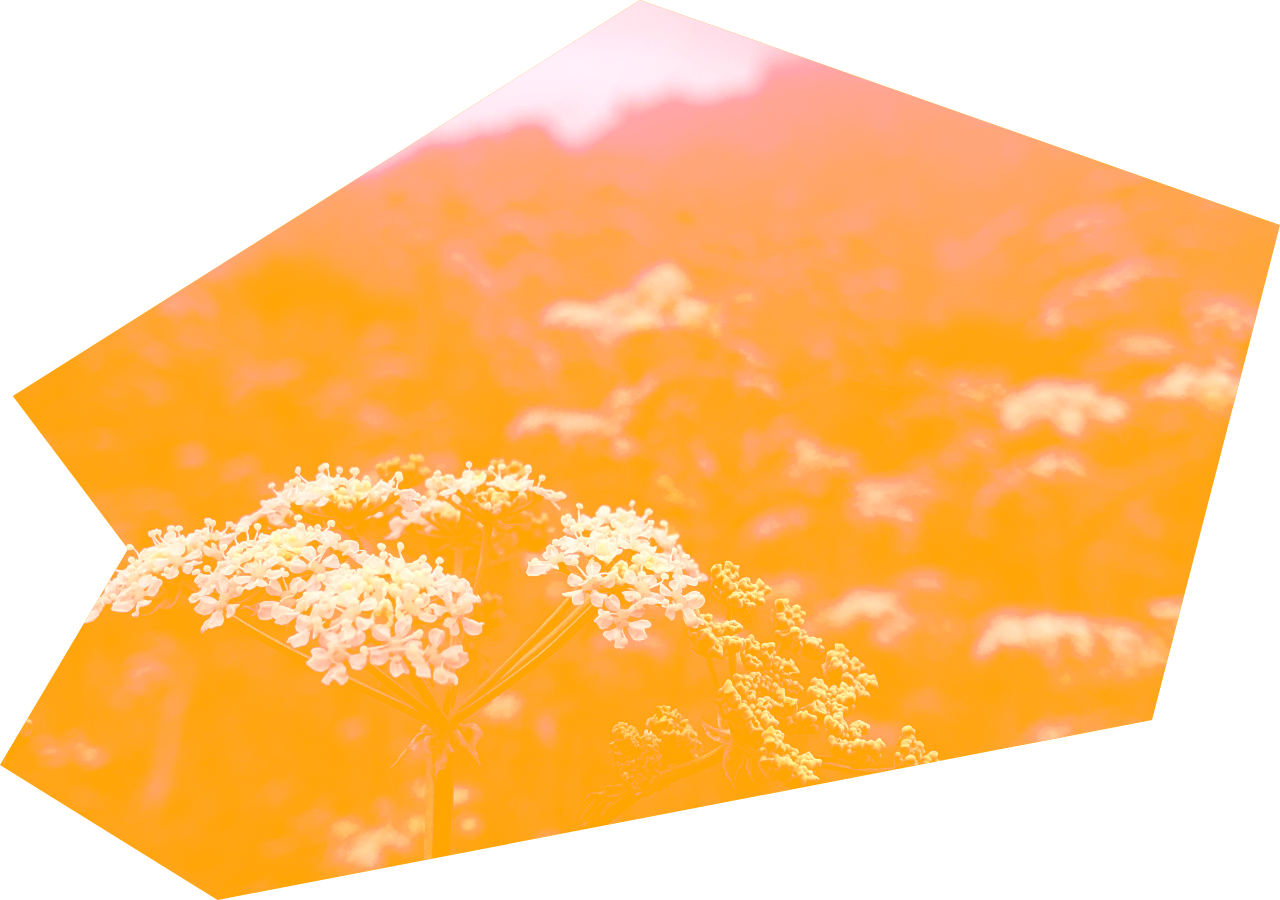
<file: v2/pages/css_one.html>
<!DOCTYPE html>
<html lang="en">
<head>
  <meta charset="UTF-8">
  <meta http-equiv="X-UA-Compatible" content="IE=edge">
  <meta name="viewport" content="width=device-width, initial-scale=1.0">

  <link rel="stylesheet" href="css_one.css">

  <title>CSS Practice</title>
</head>
<body>
</body>
</html>
</file>
<file: theme docs/css/style.css>
/************************
Designed by : http://responsivewebinc.com
************************/

/* Basic CSS starts */

body{
	padding:30px 0px 0px 0px;
	color:#777;
	line-height:23px;
	-webkit-font-smoothing: antialiased;
}

h1,h2,h3,h4,h5,h6{
	
}

a{

}

a:hover{

}

a:hover,a:active,a:focus {
	outline: 0;
}

hr{

}

:focus {
	outline:none;
}

::-moz-focus-inner {
	border:0;
}

em{
	font-family:"Comic Sans", monospace;
	font-style:normal;
	background:#eee;
	padding-left:5px;
	padding-right:5px;
}

pre{
	margin:10px 0px;
	padding-top:10px;
	line-height:25px;
	padding-bottom:0px;
}

.alert{
	padding:5px 10px;
}

pre b{
	background:#FFD697;
	font-weight: normal;
}

img{
	margin:10px 0px;
}

/* Basic CSS ends */

h3{
	font-size:18px;
	margin-top:40px;
	margin-bottom:10px;
	padding-bottom:10px;
	border-bottom:1px solid #eee;
	color:#555;
}

.sidebar ul{
	padding-left:0px;
	margin-left:0px;
	list-style-type:none;
}

.sidebar ul li{
	margin-bottom:10px;
}

/* Footer */

.footer{
	margin-top:10px;
	padding-top:30px;
	padding-bottom:30px;
	border-top:1px solid #eee;
}

/* Responsive CSS */

/* Mobile phones */
@media (max-width: 480px){

}

/* Tablets */
@media (max-width: 767px){

}

/* Desktop */
@media (max-width: 991px){

}
</file>
<file: v2/static/css/main.css>
html, body, div, span, object, iframe,
h1, h2, h3, h4, h5, h6, p, blockquote, pre,
abbr, address, cite, code,
del, dfn, em, img, ins, kbd, q, samp,
small, strong, sub, sup, var,
b, i,
dl, dt, dd, ol, ul, li,
fieldset, form, label, legend,
table, caption, tbody, tfoot, thead, tr, th, td,
article, aside, canvas, details, figcaption, figure,
footer, header, hgroup, menu, nav, section, summary,
time, mark, audio, video {
  margin: 0;
  padding: 0;
  border: 0;
  outline: 0;
  font-size: 100%;
  vertical-align: baseline;
  background: transparent;
}

body {
  line-height: 1;
}

article, aside, details, figcaption, figure,
footer, header, hgroup, menu, nav, section {
  display: block;
}

nav ul {
  list-style: none;
}

blockquote, q {
  quotes: none;
}

blockquote:before, blockquote:after,
q:before, q:after {
  content: '';
  content: none;
}

a {
  margin: 0;
  padding: 0;
  font-size: 100%;
  vertical-align: baseline;
  background: transparent;
}

/* change colours to suit your needs */
ins {
  background-color: #ff9;
  color: #000;
  text-decoration: none;
}

/* change colours to suit your needs */
mark {
  background-color: #ff9;
  color: #000;
  font-style: italic;
  font-weight: bold;
}

del {
  text-decoration: line-through;
}

abbr[title], dfn[title] {
  border-bottom: 1px dotted;
  cursor: help;
}

table {
  border-collapse: collapse;
  border-spacing: 0;
}

/* change border colour to suit your needs */
hr {
  display: block;
  height: 1px;
  border: 0;
  border-top: 1px solid #cccccc;
  margin: 1em 0;
  padding: 0;
}

input, select {
  vertical-align: middle;
}

html {
  height: 100%;
  background: black;
  color: white;
  font-family: 'Roboto', sans-serif;
  overflow: hidden;
}

body {
  height: 100%;
  overflow: auto;
}

p:hover {
  color: salmon;
  cursor: none;
  text-shadow: 0.01em 0.01em salmon;
  -webkit-transition: 0.5s;
  transition: 0.5s;
}

header > section {
  position: relative;
  display: -webkit-box;
  display: -ms-flexbox;
  display: flex;
  -webkit-box-pack: justify;
      -ms-flex-pack: justify;
          justify-content: space-between;
  -webkit-box-align: center;
      -ms-flex-align: center;
          align-items: center;
  margin: 0 10px;
  border-bottom: 0 solid salmon;
  -webkit-transition: border-width 0.1s linear;
  transition: border-width 0.1s linear;
}

header > section > div {
  display: -webkit-box;
  display: -ms-flexbox;
  display: flex;
  -webkit-box-align: end;
      -ms-flex-align: end;
          align-items: flex-end;
  height: 20px;
  margin: 10px;
}

header > section > div a, header > section > div img {
  height: 100%;
}

header > section > div img {
  margin-right: 10px;
}

header > section > div img:hover {
  -webkit-box-shadow: 0px 0px 20px salmon;
          box-shadow: 0px 0px 20px salmon;
  -webkit-transition: 0.5s;
  transition: 0.5s;
}

header > section > p {
  margin: 13px 10px 10px;
}

header > div {
  max-width: 100vw;
  margin: 0 20px;
  display: -webkit-box;
  display: -ms-flexbox;
  display: flex;
  -webkit-box-align: center;
      -ms-flex-align: center;
          align-items: center;
}

header > div > div:first-of-type {
  position: relative;
  height: 15px;
  width: 15%;
  background: lightgray;
  background: -webkit-gradient(linear, left top, left bottom, from(#e2e2e2), color-stop(50%, #dbdbdb), color-stop(51%, #d1d1d1), to(#fefefe));
  background: linear-gradient(to bottom, #e2e2e2 0%, #dbdbdb 50%, #d1d1d1 51%, #fefefe 100%);
  border-left: solid 6px grey;
  border-right: solid 8px grey;
  border-radius: 4px;
}

header > div > div:first-of-type::after {
  position: absolute;
  content: '';
  width: 12px;
  height: 6px;
  background: salmon;
  bottom: -6px;
  left: 35%;
  border-bottom-left-radius: 5px;
  border-bottom-right-radius: 5px;
  -webkit-transition: .1s;
  transition: .1s;
}

header > div > div:last-of-type {
  height: 10px;
  width: 0;
  background: salmon;
  border-top-right-radius: 4px;
  border-bottom-right-radius: 4px;
  -webkit-box-shadow: 0px 0px 1px salmon;
          box-shadow: 0px 0px 1px salmon;
  -webkit-transition: width 0.2s, -webkit-box-shadow .5s;
  transition: width 0.2s, -webkit-box-shadow .5s;
  transition: width 0.2s, box-shadow .5s;
  transition: width 0.2s, box-shadow .5s, -webkit-box-shadow .5s;
  -webkit-filter: blur(1px);
          filter: blur(1px);
}

header:hover > div > div:first-of-type::after {
  background: green;
}

header:hover > div > div:last-of-type {
  width: calc(100% - 15% - 14px);
  -webkit-box-shadow: 0 0 30px salmon;
          box-shadow: 0 0 30px salmon;
}

body > a {
  position: absolute;
  bottom: 50%;
  margin-left: 50%;
  margin-right: 50%;
  color: yellow;
  -webkit-transition: 0.1s;
  transition: 0.1s;
  text-align: center;
  text-shadow: 0 0 30px yellow;
}

body > a:hover {
  color: tomato;
  text-shadow: 0 0 50px tomato;
}
/*# sourceMappingURL=main.css.map */
</file>
<file: template/static/plugin/et-line/style.css>
@font-face {
	font-family: 'et-line';
	src:url('fonts/et-line.eot');
	src:url('fonts/et-line.eot?#iefix') format('embedded-opentype'),
		url('fonts/et-line.woff') format('woff'),
		url('fonts/et-line.ttf') format('truetype'),
		url('fonts/et-line.svg#et-line') format('svg');
	font-weight: normal;
	font-style: normal;
}

/* Use the following CSS code if you want to use data attributes for inserting your icons */
[data-icon]:before {
	font-family: 'et-line';
	content: attr(data-icon);
	speak: none;
	font-weight: normal;
	font-variant: normal;
	text-transform: none;
	line-height: 1;
	-webkit-font-smoothing: antialiased;
	-moz-osx-font-smoothing: grayscale;
	display:inline-block;
}

/* Use the following CSS code if you want to have a class per icon */
/*
Instead of a list of all class selectors,
you can use the generic selector below, but it's slower:
[class*="icon-"] {
*/
.icon-mobile, .icon-laptop, .icon-desktop, .icon-tablet, .icon-phone, .icon-document, .icon-documents, .icon-search, .icon-clipboard, .icon-newspaper, .icon-notebook, .icon-book-open, .icon-browser, .icon-calendar, .icon-presentation, .icon-picture, .icon-pictures, .icon-video, .icon-camera, .icon-printer, .icon-toolbox, .icon-briefcase, .icon-wallet, .icon-gift, .icon-bargraph, .icon-grid, .icon-expand, .icon-focus, .icon-edit, .icon-adjustments, .icon-ribbon, .icon-hourglass, .icon-lock, .icon-megaphone, .icon-shield, .icon-trophy, .icon-flag, .icon-map, .icon-puzzle, .icon-basket, .icon-envelope, .icon-streetsign, .icon-telescope, .icon-gears, .icon-key, .icon-paperclip, .icon-attachment, .icon-pricetags, .icon-lightbulb, .icon-layers, .icon-pencil, .icon-tools, .icon-tools-2, .icon-scissors, .icon-paintbrush, .icon-magnifying-glass, .icon-circle-compass, .icon-linegraph, .icon-mic, .icon-strategy, .icon-beaker, .icon-caution, .icon-recycle, .icon-anchor, .icon-profile-male, .icon-profile-female, .icon-bike, .icon-wine, .icon-hotairballoon, .icon-globe, .icon-genius, .icon-map-pin, .icon-dial, .icon-chat, .icon-heart, .icon-cloud, .icon-upload, .icon-download, .icon-target, .icon-hazardous, .icon-piechart, .icon-speedometer, .icon-global, .icon-compass, .icon-lifesaver, .icon-clock, .icon-aperture, .icon-quote, .icon-scope, .icon-alarmclock, .icon-refresh, .icon-happy, .icon-sad, .icon-facebook, .icon-twitter, .icon-googleplus, .icon-rss, .icon-tumblr, .icon-linkedin, .icon-dribbble {
	font-family: 'et-line';
	speak: none;
	font-style: normal;
	font-weight: normal;
	font-variant: normal;
	text-transform: none;
	line-height: 1;
	-webkit-font-smoothing: antialiased;
	-moz-osx-font-smoothing: grayscale;
	display:inline-block;
}
.icon-mobile:before {
	content: "\e000";
}
.icon-laptop:before {
	content: "\e001";
}
.icon-desktop:before {
	content: "\e002";
}
.icon-tablet:before {
	content: "\e003";
}
.icon-phone:before {
	content: "\e004";
}
.icon-document:before {
	content: "\e005";
}
.icon-documents:before {
	content: "\e006";
}
.icon-search:before {
	content: "\e007";
}
.icon-clipboard:before {
	content: "\e008";
}
.icon-newspaper:before {
	content: "\e009";
}
.icon-notebook:before {
	content: "\e00a";
}
.icon-book-open:before {
	content: "\e00b";
}
.icon-browser:before {
	content: "\e00c";
}
.icon-calendar:before {
	content: "\e00d";
}
.icon-presentation:before {
	content: "\e00e";
}
.icon-picture:before {
	content: "\e00f";
}
.icon-pictures:before {
	content: "\e010";
}
.icon-video:before {
	content: "\e011";
}
.icon-camera:before {
	content: "\e012";
}
.icon-printer:before {
	content: "\e013";
}
.icon-toolbox:before {
	content: "\e014";
}
.icon-briefcase:before {
	content: "\e015";
}
.icon-wallet:before {
	content: "\e016";
}
.icon-gift:before {
	content: "\e017";
}
.icon-bargraph:before {
	content: "\e018";
}
.icon-grid:before {
	content: "\e019";
}
.icon-expand:before {
	content: "\e01a";
}
.icon-focus:before {
	content: "\e01b";
}
.icon-edit:before {
	content: "\e01c";
}
.icon-adjustments:before {
	content: "\e01d";
}
.icon-ribbon:before {
	content: "\e01e";
}
.icon-hourglass:before {
	content: "\e01f";
}
.icon-lock:before {
	content: "\e020";
}
.icon-megaphone:before {
	content: "\e021";
}
.icon-shield:before {
	content: "\e022";
}
.icon-trophy:before {
	content: "\e023";
}
.icon-flag:before {
	content: "\e024";
}
.icon-map:before {
	content: "\e025";
}
.icon-puzzle:before {
	content: "\e026";
}
.icon-basket:before {
	content: "\e027";
}
.icon-envelope:before {
	content: "\e028";
}
.icon-streetsign:before {
	content: "\e029";
}
.icon-telescope:before {
	content: "\e02a";
}
.icon-gears:before {
	content: "\e02b";
}
.icon-key:before {
	content: "\e02c";
}
.icon-paperclip:before {
	content: "\e02d";
}
.icon-attachment:before {
	content: "\e02e";
}
.icon-pricetags:before {
	content: "\e02f";
}
.icon-lightbulb:before {
	content: "\e030";
}
.icon-layers:before {
	content: "\e031";
}
.icon-pencil:before {
	content: "\e032";
}
.icon-tools:before {
	content: "\e033";
}
.icon-tools-2:before {
	content: "\e034";
}
.icon-scissors:before {
	content: "\e035";
}
.icon-paintbrush:before {
	content: "\e036";
}
.icon-magnifying-glass:before {
	content: "\e037";
}
.icon-circle-compass:before {
	content: "\e038";
}
.icon-linegraph:before {
	content: "\e039";
}
.icon-mic:before {
	content: "\e03a";
}
.icon-strategy:before {
	content: "\e03b";
}
.icon-beaker:before {
	content: "\e03c";
}
.icon-caution:before {
	content: "\e03d";
}
.icon-recycle:before {
	content: "\e03e";
}
.icon-anchor:before {
	content: "\e03f";
}
.icon-profile-male:before {
	content: "\e040";
}
.icon-profile-female:before {
	content: "\e041";
}
.icon-bike:before {
	content: "\e042";
}
.icon-wine:before {
	content: "\e043";
}
.icon-hotairballoon:before {
	content: "\e044";
}
.icon-globe:before {
	content: "\e045";
}
.icon-genius:before {
	content: "\e046";
}
.icon-map-pin:before {
	content: "\e047";
}
.icon-dial:before {
	content: "\e048";
}
.icon-chat:before {
	content: "\e049";
}
.icon-heart:before {
	content: "\e04a";
}
.icon-cloud:before {
	content: "\e04b";
}
.icon-upload:before {
	content: "\e04c";
}
.icon-download:before {
	content: "\e04d";
}
.icon-target:before {
	content: "\e04e";
}
.icon-hazardous:before {
	content: "\e04f";
}
.icon-piechart:before {
	content: "\e050";
}
.icon-speedometer:before {
	content: "\e051";
}
.icon-global:before {
	content: "\e052";
}
.icon-compass:before {
	content: "\e053";
}
.icon-lifesaver:before {
	content: "\e054";
}
.icon-clock:before {
	content: "\e055";
}
.icon-aperture:before {
	content: "\e056";
}
.icon-quote:before {
	content: "\e057";
}
.icon-scope:before {
	content: "\e058";
}
.icon-alarmclock:before {
	content: "\e059";
}
.icon-refresh:before {
	content: "\e05a";
}
.icon-happy:before {
	content: "\e05b";
}
.icon-sad:before {
	content: "\e05c";
}
.icon-facebook:before {
	content: "\e05d";
}
.icon-twitter:before {
	content: "\e05e";
}
.icon-googleplus:before {
	content: "\e05f";
}
.icon-rss:before {
	content: "\e060";
}
.icon-tumblr:before {
	content: "\e061";
}
.icon-linkedin:before {
	content: "\e062";
}
.icon-dribbble:before {
	content: "\e063";
}
</file>
<file: template/static/css/style.css>
/*========================================================================
EXCLUSIVE ON themeforest.net
~~~~~~~~~~~~~~~~~~~~~~~~~~~~~~~~~~~~~~~~~~~~~~~~~~~~~~~~~~~~~~~~~~~~~~~~
Template Name   : Morgan
Author          : mital_04
~~~~~~~~~~~~~~~~~~~~~~~~~~~~~~~~~~~~~~~~~~~~~~~~~~~~~~~~~~~~~~~~~~~~~~~~
Copyright (c) 2018 - Morgan
~~~~~~~~~~~~~~~~~~~~~~~~~~~~~~~~~~~~~~~~~~~~~~~~~~~~~~~~~~~~~~~~~~~~~~~~
Name: style.css
Version: 1.0
~~~~~~~~~~~~~~~~~~~~~~~~~~~~~~~~~~~~~~~~~~~~~~~~~~~~~~~~~~~~~~~~~~~~~~~~
Table of contents

01. Commin
02. Section title
03. Buttons
04. Header
05. Home Banner
06. skill content
07. Feature Box
08. Counter
09. Portfolio
10. Our Client
11. Testimonial
12. Our Blog
13. Social Icons
14. Contact Us
15. footer
16. Magin
17. padding

========================================================================*/

/*-----------------------------------------
* 01. Commin
-----------------------------------------*/
body {
  font-family: 'Mina', sans-serif;
  line-height: 1.6;
  font-size: 16px;
}

.font-alt {
  font-family: 'Rubik', sans-serif;
}

img {
  max-width: 100%;
}
.section {
  padding: 100px 0;
}
@media (max-width: 991px){
 .section {
    padding: 60px 0;
  } 
}
@media (max-width: 767px){
 .section {
    padding: 40px 0;
  } 
}
.gray-bg {
  background: #f5f5f5;
}
.dark-bg {
  background: #222; 
}

.white-bg {
  background: #fff; 
}


/*-----------------------------------------
* 02. Section title
-----------------------------------------*/
.section-heading {
  margin-bottom: 30px;
}
.section-heading h2 {
  font-weight: 600;
  text-transform: uppercase;
  position: relative;
  font-size: 44px;
  position: relative;
  display: inline-block;
  padding: 5px 10px;
}
.section-heading h2:after,
.section-heading h2:before {
  position: absolute;
  width: 20px;
  height: 20px;
  content: "";
  -webkit-transition: ease all 0.2s;
     -moz-transition: ease all 0.2s;
       -o-transition: ease all 0.2s;
          transition: ease all 0.2s;
}
.section-heading h2:after {
  border-top: 1px solid #000;
  border-left: 1px solid #000;
  top: 0;
  left: 0;
}
.section-heading h2:before {
  border-bottom: 1px solid #000;
  border-right: 1px solid #000;
  bottom: 0;
  right: 0;
}

.section:hover .section-heading h2:after,
.section:hover .section-heading h2:before {
  width: 80px;
  border-width: 2px;
}
@media (max-width: 767px) {
  .section-heading h2 {
    font-size: 34px;
  }
}

/*-----------------------------------------
* 03. Buttons
-----------------------------------------*/
.btn {
    border: 2px solid transparent;
    line-height: inherit;
    border-radius: 0;
    text-transform: uppercase;
    width: auto;
    font-weight: 300;
    letter-spacing: 1px;
    font-size: 14px;
    line-height: 14px;
    padding:12px 20px 9px 20px;
    cursor: pointer;
    -webkit-transition: ease all 0.3s;
       -moz-transition: ease all 0.3s;
         -o-transition: ease all 0.3s;
        -ms-transition: ease all 0.3s;
            transition: ease all 0.3s;
}
.btn i {
  margin-right: 8px;
}
.btn.btn-theme:hover,
.btn:hover {
  background: #111;
  border-color: #111;
}

/*-----------------------------------------
* 04. Header
-----------------------------------------*/
.header {
  position: fixed;
  top: 0;
  left: 0;
  right: 0;
  z-index: 9;
  padding: 10px 0;
}
.fixed-header-body .header {
  background: #000;
}
.header .navbar {
  padding: 0;
}
.header .navbar-brand {
  letter-spacing: 1px; 
  font-weight: 600;
  text-transform: uppercase;
  color: #fff;
}
.header .nav li {
  margin: 0 5px;
}
.header .nav li > a.nav-link {
  padding: 10px 10px 6px 10px;
  color: #fff;
  font-size: 14px;
  letter-spacing: 1px;
  font-weight: 400;
  position: relative;
  line-height: 14px;
  display: block;
  text-decoration: none;
}
.header .nav li > a:before,
.header .nav li > a:after {
  content: '';
  position: absolute;
  top: 0;
  left: 0;
  width: 100%;
  height: 100%;
  border: 2px solid #fff;
  -webkit-transition: -webkit-transform 0.2s;
  transition: transform 0.2s;
}
.header .nav li > a:before {
    border-width: 0 2px;
    -webkit-transform: scale3d(1, 0, 1);
    transform: scale3d(1, 0, 1);
    -webkit-transform-origin: 0% 50%;
    transform-origin: 0% 50%;
}
.header .nav li > a:after {
    border-width: 2px 0;
  -webkit-transform: scale3d(0, 1, 1);
  transform: scale3d(0, 1, 1);
  -webkit-transform-origin: 0% 0%;
  transform-origin: 0% 0%;
  -webkit-transition-delay: 0.2s;
  transition-delay: 0.2s;
}
.header .nav li > a.active:before,
.header .nav li > a.active:after {
    -webkit-transform: scale3d(1, 1, 1);
    transform: scale3d(1, 1, 1);
}

@media (max-width: 991px){
  .navbar-dark .navbar-toggler {
    border:none;
    box-shadow: none !important;
    outline: none !important;
  }
  .header {
    background: #111;
  }
  .header .nav {
    padding: 15px 0;
  }
  .header .nav li {
    margin: 0;
  }
  .header .nav li > a.nav-link {
    display: inline-block;
  }
}

/*-----------------------------------------
* 0.5 Home Banner
-----------------------------------------*/
.home-banner {
  background-size: cover;
  background-attachment: fixed;
  background-position: center top;  
}
.home-banner .container {
  position: relative;
  height: 100vh;
} 

.home-banner h1 {
  font-weight: 700;
  font-size: 85px;
}
.home-banner h3 {
  font-weight: 300;
}

.home-text-center {
  position: absolute;
  top: 50%;
  left: 15px;
  right: 15px;
  -webkit-transform: translatey(-50%);
  -moz-transform: translatey(-50%);
  -o-transform: translatey(-50%);
  transform: translatey(-50%);
  color: #fff;
}

.particles-box .particles-js-canvas-el {
  position: absolute;
  top: 0;
  left: 0;
  right: 0;
  opacity: 0.5;
}

.home-video-banner {
  height: 100vh;
  overflow: hidden;
  position: relative;
}
.home-video-banner .filter {
  background: #000;
  position: absolute;
  top: 0;
  left: 0;
  right: 0;
  bottom: 0;
  z-index: 1;
  opacity: 0.8;
}
.home-video-banner .fillWidth {
  position: absolute;
  top: 0;
  left: 0;
  bottom: 0;
  min-width: 100vw;
  min-height: 100vh;
}
.home-video-banner .home-text-center {
  z-index: 1;
}

@media (max-width: 767px){
  .home-banner h1 {
    font-size: 25px;
  }
  .home-banner h3 {
    font-size: 13px;
  }
}

/*-----------------------------------------
  06. skill content
----------------------------------------- */
.skill-content p {
  width: 80%;
}
.skillbar {
  position: relative;
  display: inline-block;
  margin: 25px 0 10px;
  background: rgba(0, 0, 0, .15);
  height: 15px;
  width: 100%;
  text-align: left;
}
.skillbar-bar {
  height: 15px;
  width: 0px;
  background: rgba(0, 0, 0, .70);
  display: inline-block;
  position: absolute;
  top: 0;
  margin-bottom: 0px;
}
.skillbar-title {
  top: -22px;
  position: absolute;
  font-size: 12px;
  text-transform: uppercase;
}
.skillbar-white {
  background: rgba(255, 255, 255, .25)
}
.skillbar-white .skillbar-bar {
  background: #fff;
}

@media (max-width: 767px){
  .skill-content p {
    width: 100%;
  }
}

/*-----------------------------------------
* 07. Feature Box
-----------------------------------------*/
.feature-box {
  text-align: center;
  padding: 25px;
}

.feature-box .icon {
  font-size: 60px;
}
.feature-box h5 {
  font-weight: 600;
  letter-spacing: 1px;
  padding: 20px 0 0;
}

/*-----------------------------------------
* 08. Counter
-----------------------------------------*/
.counter-col {
  text-align: center;
  color: #fff;
  padding: 10px 0;
}
.counter-col .count {
  font-size: 70px;
  font-weight: 300;
  line-height: 70px;
}
.counter-col p {
  margin: 0;
  letter-spacing: 1px;
}

/*-----------------------------------------
* 09. Portfolio
-----------------------------------------*/
.portfolio-col {
  position: relative;
}
.portfolio-col .bg-theme {
  position: absolute;
  top: 20%;
  left: 20%;
  right: 20%;
  bottom: 20%;
  opacity: 0;
  -webkit-transition: ease all 0.2s;
     -moz-transition: ease all 0.2s;
       -o-transition: ease all 0.2s;
          transition: ease all 0.2s;
}
.portfolio-col .bg-theme a {
  position: absolute;
  left: 0;
  right: 0;
  top: 0;
  bottom: 0;
  z-index: 2
}
.portfolio-col:hover .bg-theme {
  top: 0;
  left: 0;
  right: 0;
  bottom: 0;
  opacity: 0.9;
}
.portfolio-col .hover {
  pointer-events: none;
  position: absolute;
  top: 50%;
  left: 15px;
  right: 15px;
  -webkit-transform: translatey(-50%);
     -moz-transform: translatey(-50%);
       -o-transform: translatey(-50%);
          transform: translatey(-50%);
  color: #fff;
  text-align: center;
  opacity: 0;
  -webkit-transition: ease all 0.2s;
     -moz-transition: ease all 0.2s;
       -o-transition: ease all 0.2s;
          transition: ease all 0.2s;
}
.portfolio-col:hover .hover {
  -webkit-transition-delay: 0.2s;
     -moz-transition-delay: 0.2s;
       -o-transition-delay: 0.2s;
          transition-delay: 0.2s;
  -webkit-transform: translatey(-50%);
     -moz-transform: translatey(-50%);
       -o-transform: translatey(-50%);
          transform: translatey(-50%);
  opacity: 1;
}
.portfolio-col .bg-theme:after,
.portfolio-col .bg-theme:before {
    bottom: 15px;
    content: "";
    left: 15px;
    opacity: 0;
    position: absolute;
    right: 15px;
    top: 15px;
    -webkit-transition: opacity 0.35s ease 0s, transform 0.35s ease 0s;
    -o-transition: opacity 0.35s ease 0s, transform 0.35s ease 0s;
    transition: opacity 0.35s ease 0s, transform 0.35s ease 0s;
    z-index: 1;
}
.portfolio-col .bg-theme:after {
    border-left: 1px solid #ffffff;
    border-right: 1px solid #ffffff;
    -webkit-transform: scale(1, 0);
    -ms-transform: scale(1, 0);
    -o-transform: scale(1, 0);
    transform: scale(1, 0);
}
.portfolio-col .bg-theme:before {
    border-bottom: 1px solid #ffffff;
    border-top: 1px solid #ffffff;
    -webkit-transform: scale(0, 1);
    -ms-transform: scale(0, 1);
    -o-transform: scale(0, 1);
    transform: scale(0, 1);
}

.portfolio-col:hover .bg-theme:after,
.portfolio-col:hover .bg-theme:before{
    opacity: 1;
    filter: alpha(opacity=100);
    -webkit-transform: scale(1);
    -ms-transform: scale(1);
    -o-transform: scale(1);
    transform: scale(1);
    border-radius: 5px;
}

.owl-dots {
  position: absolute;
  left: 0;
  right: 0;
  bottom: 0;
  text-align: center;
}
.owl-dots .owl-dot {
  width: 10px;
  height: 10px;
  display: inline-block;
  vertical-align: top;
  border-radius: 50%;
  background: #666;
  margin: 0 3px;
}
.owl-dots .owl-dot.active {
  background: #000 !important;
}

/*-----------------------------------------
 * 10. Our Client
/*-----------------------------------------*/
.clients-list {
  overflow: hidden;
}
.clients-list ul {
  width: 100%;
  display: inline-block;
  vertical-align: top;
  margin: 0;
  padding: 0;
  list-style-type: none;
}
.clients-list li {
  float: left;
  padding: 20px;
  position: relative;
}
.clients-list li img {
  display: block;
  margin: 0 auto;
}
.clients-border li:before,
.clients-border li:after {
  content: '';
  position: absolute;
}
.clients-border li:before {
  height: 100%;
  top: 0;
  left: -1px;
  border-left: 1px solid rgba(0,0,0,0.1);
}
.clients-border li:after {
    width: 100%;
    height: 0;
    top: auto;
    left: 0;
    bottom: -1px;
    border-bottom: 1px solid rgba(0,0,0,0.1);
}
.clients-col-5 li {
  width: 20%;
}

.clients-col-4 li {
  width: 25%;
}

.clients-col-3 li {
  width: 33.33%;
}
.clients-col-2 li {
  width: 50%;
}

@media (max-width: 767px){
  .clients-col-5 li,
  .clients-col-4 li,
  .clients-col-3 li,
  .clients-col-2 li {
    width: 50%;
  }
}

/*-----------------------------------------
* 11. Testimonial
-----------------------------------------*/
.testimonial-col .img {
  width: 100px;
  height: 100px;
  overflow: hidden;
  display: inline-block;
  border-radius: 50%;
}
.testimonial-section .owl-dots {
  bottom: -40px;
}

/*-----------------------------------------
* 12. Our Blog
-----------------------------------------*/
.blog-item {
  margin: 15px 0;
}
.blog-item .blog-content {
  border: 1px solid #ddd;
  padding: 15px;
}
.blog-item .blog-content .post-meta {
  font-size: 13px;
}
.blog-item .blog-content .post-meta a {
  color: #333;
  font-weight: 600;
}
.blog-item .blog-content h4 {
  margin: 0;
  padding: 5px 0 15px;
  font-size: 18px;
}
.blog-item .blog-content h4 a {
  font-weight: 600;
  color: #333;
  text-decoration: none;
}

.blog-item .blog-content .read-more {
  font-weight: 600;
  text-transform: uppercase;
  color: #000;
  font-size: 12px;
  letter-spacing: 1px;
}
/*-----------------------------------------
* 13. Social Icons
-----------------------------------------*/
.social-icons {
  margin: 0;
  padding: 0;
  list-style-type: none;
}
.social-icons li {
  display: inline-block;
  vertical-align: top;
  margin-right: 8px;
}
.social-icons li a {
  width: 40px;
  height: 40px;
  padding: 0;
  line-height: 43px;
  text-align: center;
  border-radius: 50%;
  border: 1px solid #111;
  color: #111;
  text-decoration: none;
  display: block;
  font-size: 18px;
  -webkit-transition: ease all 0.2s;
     -moz-transition: ease all 0.2s;
       -o-transition: ease all 0.2s;
          transition: ease all 0.2s;
}
.social-icons li a:hover {
  background: #111;
  color: #fff;
}
.social-icons-no-border li a {
  border:none;
}

/*-----------------------------------------
* 14. Contact Us
-----------------------------------------*/
.contact-info-box {
  padding: 30px 0;
}
.contact-info-box h2 {
  color: #fff;
  font-size: 18px;
  font-weight: 500;
  margin-bottom: 40px;
  letter-spacing: 1px;
}
.contact-info {
  padding: 0 0px 30px 45px;
  position: relative;
}
.contact-info i {
  position: absolute;
  color: #fff;
  top: 0;
  left: 0;
  width: 29px;
  text-align: center;
  opacity: 0.8;
  font-size: 19px;
}
.contact-info p {
  margin: 0;
  padding: 0;
  font-size: 13px;
  color: #fff;
  letter-spacing: 1px;
}
.contact-info-box .social-icons {
  margin-top: 20px;
}
.contact-info-box .social-icons li {
  margin-right: 0;
}
.contact-info-box .social-icons a {
    color: #808080;
}

.contact-form {
  padding: 30px;
}
.contact-form h2 {
  font-size: 18px;
  font-weight: 500;
  margin-bottom: 40px;
  letter-spacing: 1px;
}
.form-control {
  border-radius: 0;
  font-size: 14px;
  padding: 10px 15px 7px;
  box-shadow: none !important;
}
.invalid {
  border: 1px solid #ff0000;
}
.validation {
  color: #ff0000;
  font-size: 12px;
}

@media (max-width: 767px){
  .contact-info-box {
    padding: 15px 0px;
  }
  .contact-info-box h2 {
    margin-bottom: 20px;
  }
  .contact-info-box .social-icons {
    margin-top: 0;
  }
  .contact-info {
    padding: 0 0px 20px 45px; 
  }
  .contact-form {
    padding: 15px 0px;
  }

  .contact-form h2 {
    margin-bottom: 20px;
  }
}

/*-----------------------------------------
* 15. footer
-----------------------------------------*/
.footer {
  background: #000;
  padding: 60px 0;
}
.footer p {
  color: #ccc;
  font-size: 14px;
  margin: 15px 0 0;
}
.footer li a {
  color: #ccc;
}

/*-----------------------------------------
* 16. Magin
-----------------------------------------*/
.m-t-10px { margin-top: 10px; }
.m-t-15px { margin-top: 15px; }
.m-t-20px { margin-top: 20px; }
.m-t-25px { margin-top: 25px; }
.m-t-30px { margin-top: 30px; }
.m-t-35px { margin-top: 35px; }
.m-t-40px { margin-top: 40px; }
.m-t-45px { margin-top: 45px; }
.m-t-50px { margin-top: 50px; }
.m-t-55px { margin-top: 55px; }
.m-t-60px { margin-top: 60px; }
.m-t-65px { margin-top: 65px; }
.m-t-70px { margin-top: 70px; }
.m-t-75px { margin-top: 75px; }
.m-t-80px { margin-top: 80px; }
.m-t-85px { margin-top: 85px; }
.m-t-90px { margin-top: 90px; }
.m-t-95px { margin-top: 95px; }
.m-t-100px { margin-top: 100px; }

.m-b-10px {  margin-bottom: 10px; }
.m-b-15px {  margin-bottom: 15px; }
.m-b-20px {  margin-bottom: 20px; }
.m-b-25px {  margin-bottom: 25px; }
.m-b-30px {  margin-bottom: 30px; }
.m-b-35px {  margin-bottom: 35px; }
.m-b-40px {  margin-bottom: 40px; }
.m-b-45px {  margin-bottom: 45px; }
.m-b-50px {  margin-bottom: 50px; }
.m-b-55px {  margin-bottom: 55px; }
.m-b-60px {  margin-bottom: 60px; }
.m-b-65px {  margin-bottom: 65px; }
.m-b-70px {  margin-bottom: 70px; }
.m-b-75px {  margin-bottom: 75px; }
.m-b-80px {  margin-bottom: 80px; }
.m-b-85px {  margin-bottom: 85px; }
.m-b-90px {  margin-bottom: 90px; }
.m-b-95px {  margin-bottom: 95px; }
.m-b-100px { margin-bottom: 100px; }


.m-l-10px { margin-left: 10px;}
.m-l-15px { margin-left: 15px;}
.m-l-20px { margin-left: 20px;}
.m-l-25px { margin-left: 25px;}
.m-l-30px { margin-left: 30px;}
.m-l-35px { margin-left: 35px;}
.m-l-40px { margin-left: 40px;}
.m-l-45px { margin-left: 45px;}
.m-l-50px { margin-left: 50px;}
.m-l-55px { margin-left: 55px;}
.m-l-60px { margin-left: 60px;}
.m-l-65px { margin-left: 65px;}
.m-l-70px { margin-left: 70px;}
.m-l-75px { margin-left: 75px;}
.m-l-80px { margin-left: 80px;}
.m-l-85px { margin-left: 85px;}
.m-l-90px { margin-left: 90px;}
.m-l-95px { margin-left: 95px;}
.m-l-100px { margin-left:100px;}

.m-r-10px { margin-right: 10px; }
.m-r-15px { margin-right: 15px; }
.m-r-20px { margin-right: 20px; }
.m-r-25px { margin-right: 25px; }
.m-r-30px { margin-right: 30px; }
.m-r-35px { margin-right: 35px; }
.m-r-40px { margin-right: 40px; }
.m-r-45px { margin-right: 45px; }
.m-r-50px { margin-right: 50px; }
.m-r-55px { margin-right: 55px; }
.m-r-60px { margin-right: 60px; }
.m-r-65px { margin-right: 65px; }
.m-r-70px { margin-right: 70px; }
.m-r-75px { margin-right: 75px; }
.m-r-80px { margin-right: 80px; }
.m-r-85px { margin-right: 85px; }
.m-r-90px { margin-right: 90px; }
.m-r-95px { margin-right: 95px; }
.m-r-100px { margin-right: 100px; }

@media (max-width: 991px){
  .m-t-10px-md { margin-top: 10px; }
  .m-t-15px-md { margin-top: 15px; }
  .m-t-20px-md { margin-top: 20px; }
  .m-t-25px-md { margin-top: 25px; }
  .m-t-30px-md { margin-top: 30px; }
  .m-t-35px-md { margin-top: 35px; }
  .m-t-40px-md { margin-top: 40px; }
  .m-t-45px-md { margin-top: 45px; }
  .m-t-50px-md { margin-top: 50px; }
  .m-t-55px-md { margin-top: 55px; }
  .m-t-60px-md { margin-top: 60px; }
  .m-t-65px-md { margin-top: 65px; }
  .m-t-70px-md { margin-top: 70px; }
  .m-t-75px-md { margin-top: 75px; }
  .m-t-80px-md { margin-top: 80px; }
  .m-t-85px-md { margin-top: 85px; }
  .m-t-90px-md { margin-top: 90px; }
  .m-t-95px-md { margin-top: 95px; }
  .m-t-100px-md { margin-top: 100px; }

  .m-b-10px-md {  margin-bottom: 10px; }
  .m-b-15px-md {  margin-bottom: 15px; }
  .m-b-20px-md {  margin-bottom: 20px; }
  .m-b-25px-md {  margin-bottom: 25px; }
  .m-b-30px-md {  margin-bottom: 30px; }
  .m-b-35px-md {  margin-bottom: 35px; }
  .m-b-40px-md {  margin-bottom: 40px; }
  .m-b-45px-md {  margin-bottom: 45px; }
  .m-b-50px-md {  margin-bottom: 50px; }
  .m-b-55px-md {  margin-bottom: 55px; }
  .m-b-60px-md {  margin-bottom: 60px; }
  .m-b-65px-md {  margin-bottom: 65px; }
  .m-b-70px-md {  margin-bottom: 70px; }
  .m-b-75px-md {  margin-bottom: 75px; }
  .m-b-80px-md {  margin-bottom: 80px; }
  .m-b-85px-md {  margin-bottom: 85px; }
  .m-b-90px-md {  margin-bottom: 90px; }
  .m-b-95px-md {  margin-bottom: 95px; }
  .m-b-100px-md { margin-bottom: 100px; }


  .m-l-10px-md { margin-left: 10px;}
  .m-l-15px-md { margin-left: 15px;}
  .m-l-20px-md { margin-left: 20px;}
  .m-l-25px-md { margin-left: 25px;}
  .m-l-30px-md { margin-left: 30px;}
  .m-l-35px-md { margin-left: 35px;}
  .m-l-40px-md { margin-left: 40px;}
  .m-l-45px-md { margin-left: 45px;}
  .m-l-50px-md { margin-left: 50px;}
  .m-l-55px-md { margin-left: 55px;}
  .m-l-60px-md { margin-left: 60px;}
  .m-l-65px-md { margin-left: 65px;}
  .m-l-70px-md { margin-left: 70px;}
  .m-l-75px-md { margin-left: 75px;}
  .m-l-80px-md { margin-left: 80px;}
  .m-l-85px-md { margin-left: 85px;}
  .m-l-90px-md { margin-left: 90px;}
  .m-l-95px-md { margin-left: 95px;}
  .m-l-100px-md { margin-left:100px;}

  .m-r-10px-md { margin-right: 10px; }
  .m-r-15px-md { margin-right: 15px; }
  .m-r-20px-md { margin-right: 20px; }
  .m-r-25px-md { margin-right: 25px; }
  .m-r-30px-md { margin-right: 30px; }
  .m-r-35px-md { margin-right: 35px; }
  .m-r-40px-md { margin-right: 40px; }
  .m-r-45px-md { margin-right: 45px; }
  .m-r-50px-md { margin-right: 50px; }
  .m-r-55px-md { margin-right: 55px; }
  .m-r-60px-md { margin-right: 60px; }
  .m-r-65px-md { margin-right: 65px; }
  .m-r-70px-md { margin-right: 70px; }
  .m-r-75px-md { margin-right: 75px; }
  .m-r-80px-md { margin-right: 80px; }
  .m-r-85px-md { margin-right: 85px; }
  .m-r-90px-md { margin-right: 90px; }
  .m-r-95px-md { margin-right: 95px; }
  .m-r-100px-md { margin-right: 100px; }
}

@media (max-width: 767px){
  .m-t-10px-sm { margin-top: 10px; }
  .m-t-15px-sm { margin-top: 15px; }
  .m-t-20px-sm { margin-top: 20px; }
  .m-t-25px-sm { margin-top: 25px; }
  .m-t-30px-sm { margin-top: 30px; }
  .m-t-35px-sm { margin-top: 35px; }
  .m-t-40px-sm { margin-top: 40px; }
  .m-t-45px-sm { margin-top: 45px; }
  .m-t-50px-sm { margin-top: 50px; }
  .m-t-55px-sm { margin-top: 55px; }
  .m-t-60px-sm { margin-top: 60px; }
  .m-t-65px-sm { margin-top: 65px; }
  .m-t-70px-sm { margin-top: 70px; }
  .m-t-75px-sm { margin-top: 75px; }
  .m-t-80px-sm { margin-top: 80px; }
  .m-t-85px-sm { margin-top: 85px; }
  .m-t-90px-sm { margin-top: 90px; }
  .m-t-95px-sm { margin-top: 95px; }
  .m-t-100px-sm { margin-top: 100px; }

  .m-b-10px-sm {  margin-bottom: 10px; }
  .m-b-15px-sm {  margin-bottom: 15px; }
  .m-b-20px-sm {  margin-bottom: 20px; }
  .m-b-25px-sm {  margin-bottom: 25px; }
  .m-b-30px-sm {  margin-bottom: 30px; }
  .m-b-35px-sm {  margin-bottom: 35px; }
  .m-b-40px-sm {  margin-bottom: 40px; }
  .m-b-45px-sm {  margin-bottom: 45px; }
  .m-b-50px-sm {  margin-bottom: 50px; }
  .m-b-55px-sm {  margin-bottom: 55px; }
  .m-b-60px-sm {  margin-bottom: 60px; }
  .m-b-65px-sm {  margin-bottom: 65px; }
  .m-b-70px-sm {  margin-bottom: 70px; }
  .m-b-75px-sm {  margin-bottom: 75px; }
  .m-b-80px-sm {  margin-bottom: 80px; }
  .m-b-85px-sm {  margin-bottom: 85px; }
  .m-b-90px-sm {  margin-bottom: 90px; }
  .m-b-95px-sm {  margin-bottom: 95px; }
  .m-b-100px-sm { margin-bottom: 100px; }


  .m-l-10px-sm { margin-left: 10px;}
  .m-l-15px-sm { margin-left: 15px;}
  .m-l-20px-sm { margin-left: 20px;}
  .m-l-25px-sm { margin-left: 25px;}
  .m-l-30px-sm { margin-left: 30px;}
  .m-l-35px-sm { margin-left: 35px;}
  .m-l-40px-sm { margin-left: 40px;}
  .m-l-45px-sm { margin-left: 45px;}
  .m-l-50px-sm { margin-left: 50px;}
  .m-l-55px-sm { margin-left: 55px;}
  .m-l-60px-sm { margin-left: 60px;}
  .m-l-65px-sm { margin-left: 65px;}
  .m-l-70px-sm { margin-left: 70px;}
  .m-l-75px-sm { margin-left: 75px;}
  .m-l-80px-sm { margin-left: 80px;}
  .m-l-85px-sm { margin-left: 85px;}
  .m-l-90px-sm { margin-left: 90px;}
  .m-l-95px-sm { margin-left: 95px;}
  .m-l-100px-sm { margin-left:100px;}

  .m-r-10px-sm { margin-right: 10px; }
  .m-r-15px-sm { margin-right: 15px; }
  .m-r-20px-sm { margin-right: 20px; }
  .m-r-25px-sm { margin-right: 25px; }
  .m-r-30px-sm { margin-right: 30px; }
  .m-r-35px-sm { margin-right: 35px; }
  .m-r-40px-sm { margin-right: 40px; }
  .m-r-45px-sm { margin-right: 45px; }
  .m-r-50px-sm { margin-right: 50px; }
  .m-r-55px-sm { margin-right: 55px; }
  .m-r-60px-sm { margin-right: 60px; }
  .m-r-65px-sm { margin-right: 65px; }
  .m-r-70px-sm { margin-right: 70px; }
  .m-r-75px-sm { margin-right: 75px; }
  .m-r-80px-sm { margin-right: 80px; }
  .m-r-85px-sm { margin-right: 85px; }
  .m-r-90px-sm { margin-right: 90px; }
  .m-r-95px-sm { margin-right: 95px; }
  .m-r-100px-sm { margin-right: 100px; }
}

/*-----------------------------------------
* 17. padding
-----------------------------------------*/
.p-t-0px { padding-top: 0px; }
.p-t-10px { padding-top: 10px; }
.p-t-15px { padding-top: 15px; }
.p-t-20px { padding-top: 20px; }
.p-t-25px { padding-top: 25px; }
.p-t-30px { padding-top: 30px; }
.p-t-35px { padding-top: 35px; }
.p-t-40px { padding-top: 40px; }
.p-t-45px { padding-top: 45px; }
.p-t-50px { padding-top: 50px; }
.p-t-55px { padding-top: 55px; }
.p-t-60px { padding-top: 60px; }
.p-t-65px { padding-top: 65px; }
.p-t-70px { padding-top: 70px; }
.p-t-75px { padding-top: 75px; }
.p-t-80px { padding-top: 80px; }
.p-t-85px { padding-top: 85px; }
.p-t-90px { padding-top: 90px; }
.p-t-95px { padding-top: 95px; }
.p-t-100px { padding-top: 100px; }

.p-b-0px {  padding-bottom: 0px; }
.p-b-10px {  padding-bottom: 10px; }
.p-b-15px {  padding-bottom: 15px; }
.p-b-20px {  padding-bottom: 20px; }
.p-b-25px {  padding-bottom: 25px; }
.p-b-30px {  padding-bottom: 30px; }
.p-b-35px {  padding-bottom: 35px; }
.p-b-40px {  padding-bottom: 40px; }
.p-b-45px {  padding-bottom: 45px; }
.p-b-50px {  padding-bottom: 50px; }
.p-b-55px {  padding-bottom: 55px; }
.p-b-60px {  padding-bottom: 60px; }
.p-b-65px {  padding-bottom: 65px; }
.p-b-70px {  padding-bottom: 70px; }
.p-b-75px {  padding-bottom: 75px; }
.p-b-80px {  padding-bottom: 80px; }
.p-b-85px {  padding-bottom: 85px; }
.p-b-90px {  padding-bottom: 90px; }
.p-b-95px {  padding-bottom: 95px; }
.p-b-100px { padding-bottom: 100px; }

.p-l-0px { padding-left: 0px;}
.p-l-10px { padding-left: 10px;}
.p-l-15px { padding-left: 15px;}
.p-l-20px { padding-left: 20px;}
.p-l-25px { padding-left: 25px;}
.p-l-30px { padding-left: 30px;}
.p-l-35px { padding-left: 35px;}
.p-l-40px { padding-left: 40px;}
.p-l-45px { padding-left: 45px;}
.p-l-50px { padding-left: 50px;}
.p-l-55px { padding-left: 55px;}
.p-l-60px { padding-left: 60px;}
.p-l-65px { padding-left: 65px;}
.p-l-70px { padding-left: 70px;}
.p-l-75px { padding-left: 75px;}
.p-l-80px { padding-left: 80px;}
.p-l-85px { padding-left: 85px;}
.p-l-90px { padding-left: 90px;}
.p-l-95px { padding-left: 95px;}
.p-l-100px { padding-left:100px;}

.p-r-0px { padding-right: 0px; }
.p-r-10px { padding-right: 10px; }
.p-r-15px { padding-right: 15px; }
.p-r-20px { padding-right: 20px; }
.p-r-25px { padding-right: 25px; }
.p-r-30px { padding-right: 30px; }
.p-r-35px { padding-right: 35px; }
.p-r-40px { padding-right: 40px; }
.p-r-45px { padding-right: 45px; }
.p-r-50px { padding-right: 50px; }
.p-r-55px { padding-right: 55px; }
.p-r-60px { padding-right: 60px; }
.p-r-65px { padding-right: 65px; }
.p-r-70px { padding-right: 70px; }
.p-r-75px { padding-right: 75px; }
.p-r-80px { padding-right: 80px; }
.p-r-85px { padding-right: 85px; }
.p-r-90px { padding-right: 90px; }
.p-r-95px { padding-right: 95px; }
.p-r-100px { padding-right: 100px; }

@media (max-width: 991px){
  .p-t-0px-md { padding-top: 0px; }
  .p-t-10px-md { padding-top: 10px; }
  .p-t-15px-md { padding-top: 15px; }
  .p-t-20px-md { padding-top: 20px; }
  .p-t-25px-md { padding-top: 25px; }
  .p-t-30px-md { padding-top: 30px; }
  .p-t-35px-md { padding-top: 35px; }
  .p-t-40px-md { padding-top: 40px; }
  .p-t-45px-md { padding-top: 45px; }
  .p-t-50px-md { padding-top: 50px; }
  .p-t-55px-md { padding-top: 55px; }
  .p-t-60px-md { padding-top: 60px; }
  .p-t-65px-md { padding-top: 65px; }
  .p-t-70px-md { padding-top: 70px; }
  .p-t-75px-md { padding-top: 75px; }
  .p-t-80px-md { padding-top: 80px; }
  .p-t-85px-md { padding-top: 85px; }
  .p-t-90px-md { padding-top: 90px; }
  .p-t-95px-md { padding-top: 95px; }
  .p-t-100px-md { padding-top: 100px; }

  .p-b-0px-md {  padding-bottom: 0px; }
  .p-b-10px-md {  padding-bottom: 10px; }
  .p-b-15px-md {  padding-bottom: 15px; }
  .p-b-20px-md {  padding-bottom: 20px; }
  .p-b-25px-md {  padding-bottom: 25px; }
  .p-b-30px-md {  padding-bottom: 30px; }
  .p-b-35px-md {  padding-bottom: 35px; }
  .p-b-40px-md {  padding-bottom: 40px; }
  .p-b-45px-md {  padding-bottom: 45px; }
  .p-b-50px-md {  padding-bottom: 50px; }
  .p-b-55px-md {  padding-bottom: 55px; }
  .p-b-60px-md {  padding-bottom: 60px; }
  .p-b-65px-md {  padding-bottom: 65px; }
  .p-b-70px-md {  padding-bottom: 70px; }
  .p-b-75px-md {  padding-bottom: 75px; }
  .p-b-80px-md {  padding-bottom: 80px; }
  .p-b-85px-md {  padding-bottom: 85px; }
  .p-b-90px-md {  padding-bottom: 90px; }
  .p-b-95px-md {  padding-bottom: 95px; }
  .p-b-100px-md { padding-bottom: 100px; }

  .p-l-0px-md { padding-left: 0px;}
  .p-l-10px-md { padding-left: 10px;}
  .p-l-15px-md { padding-left: 15px;}
  .p-l-20px-md { padding-left: 20px;}
  .p-l-25px-md { padding-left: 25px;}
  .p-l-30px-md { padding-left: 30px;}
  .p-l-35px-md { padding-left: 35px;}
  .p-l-40px-md { padding-left: 40px;}
  .p-l-45px-md { padding-left: 45px;}
  .p-l-50px-md { padding-left: 50px;}
  .p-l-55px-md { padding-left: 55px;}
  .p-l-60px-md { padding-left: 60px;}
  .p-l-65px-md { padding-left: 65px;}
  .p-l-70px-md { padding-left: 70px;}
  .p-l-75px-md { padding-left: 75px;}
  .p-l-80px-md { padding-left: 80px;}
  .p-l-85px-md { padding-left: 85px;}
  .p-l-90px-md { padding-left: 90px;}
  .p-l-95px-md { padding-left: 95px;}
  .p-l-100px-md { padding-left:100px;}

  .p-r-0px-md { padding-right: 0px; }
  .p-r-10px-md { padding-right: 10px; }
  .p-r-15px-md { padding-right: 15px; }
  .p-r-20px-md { padding-right: 20px; }
  .p-r-25px-md { padding-right: 25px; }
  .p-r-30px-md { padding-right: 30px; }
  .p-r-35px-md { padding-right: 35px; }
  .p-r-40px-md { padding-right: 40px; }
  .p-r-45px-md { padding-right: 45px; }
  .p-r-50px-md { padding-right: 50px; }
  .p-r-55px-md { padding-right: 55px; }
  .p-r-60px-md { padding-right: 60px; }
  .p-r-65px-md { padding-right: 65px; }
  .p-r-70px-md { padding-right: 70px; }
  .p-r-75px-md { padding-right: 75px; }
  .p-r-80px-md { padding-right: 80px; }
  .p-r-85px-md { padding-right: 85px; }
  .p-r-90px-md { padding-right: 90px; }
  .p-r-95px-md { padding-right: 95px; }
  .p-r-100px-md { padding-right: 100px; }
}

@media (max-width: 767px){
  .p-t-0px-sm { padding-top: 0px; }
  .p-t-10px-sm { padding-top: 10px; }
  .p-t-15px-sm { padding-top: 15px; }
  .p-t-20px-sm { padding-top: 20px; }
  .p-t-25px-sm { padding-top: 25px; }
  .p-t-30px-sm { padding-top: 30px; }
  .p-t-35px-sm { padding-top: 35px; }
  .p-t-40px-sm { padding-top: 40px; }
  .p-t-45px-sm { padding-top: 45px; }
  .p-t-50px-sm { padding-top: 50px; }
  .p-t-55px-sm { padding-top: 55px; }
  .p-t-60px-sm { padding-top: 60px; }
  .p-t-65px-sm { padding-top: 65px; }
  .p-t-70px-sm { padding-top: 70px; }
  .p-t-75px-sm { padding-top: 75px; }
  .p-t-80px-sm { padding-top: 80px; }
  .p-t-85px-sm { padding-top: 85px; }
  .p-t-90px-sm { padding-top: 90px; }
  .p-t-95px-sm { padding-top: 95px; }
  .p-t-100px-sm { padding-top: 100px; }

  .p-b-0px-sm {  padding-bottom: 0px; }
  .p-b-10px-sm {  padding-bottom: 10px; }
  .p-b-15px-sm {  padding-bottom: 15px; }
  .p-b-20px-sm {  padding-bottom: 20px; }
  .p-b-25px-sm {  padding-bottom: 25px; }
  .p-b-30px-sm {  padding-bottom: 30px; }
  .p-b-35px-sm {  padding-bottom: 35px; }
  .p-b-40px-sm {  padding-bottom: 40px; }
  .p-b-45px-sm {  padding-bottom: 45px; }
  .p-b-50px-sm {  padding-bottom: 50px; }
  .p-b-55px-sm {  padding-bottom: 55px; }
  .p-b-60px-sm {  padding-bottom: 60px; }
  .p-b-65px-sm {  padding-bottom: 65px; }
  .p-b-70px-sm {  padding-bottom: 70px; }
  .p-b-75px-sm {  padding-bottom: 75px; }
  .p-b-80px-sm {  padding-bottom: 80px; }
  .p-b-85px-sm {  padding-bottom: 85px; }
  .p-b-90px-sm {  padding-bottom: 90px; }
  .p-b-95px-sm {  padding-bottom: 95px; }
  .p-b-100px-sm { padding-bottom: 100px; }

  .p-l-0px-sm { padding-left: 0px;}
  .p-l-10px-sm { padding-left: 10px;}
  .p-l-15px-sm { padding-left: 15px;}
  .p-l-20px-sm { padding-left: 20px;}
  .p-l-25px-sm { padding-left: 25px;}
  .p-l-30px-sm { padding-left: 30px;}
  .p-l-35px-sm { padding-left: 35px;}
  .p-l-40px-sm { padding-left: 40px;}
  .p-l-45px-sm { padding-left: 45px;}
  .p-l-50px-sm { padding-left: 50px;}
  .p-l-55px-sm { padding-left: 55px;}
  .p-l-60px-sm { padding-left: 60px;}
  .p-l-65px-sm { padding-left: 65px;}
  .p-l-70px-sm { padding-left: 70px;}
  .p-l-75px-sm { padding-left: 75px;}
  .p-l-80px-sm { padding-left: 80px;}
  .p-l-85px-sm { padding-left: 85px;}
  .p-l-90px-sm { padding-left: 90px;}
  .p-l-95px-sm { padding-left: 95px;}
  .p-l-100px-sm { padding-left:100px;}

  .p-r-0px-sm { padding-right: 0px; }
  .p-r-10px-sm { padding-right: 10px; }
  .p-r-15px-sm { padding-right: 15px; }
  .p-r-20px-sm { padding-right: 20px; }
  .p-r-25px-sm { padding-right: 25px; }
  .p-r-30px-sm { padding-right: 30px; }
  .p-r-35px-sm { padding-right: 35px; }
  .p-r-40px-sm { padding-right: 40px; }
  .p-r-45px-sm { padding-right: 45px; }
  .p-r-50px-sm { padding-right: 50px; }
  .p-r-55px-sm { padding-right: 55px; }
  .p-r-60px-sm { padding-right: 60px; }
  .p-r-65px-sm { padding-right: 65px; }
  .p-r-70px-sm { padding-right: 70px; }
  .p-r-75px-sm { padding-right: 75px; }
  .p-r-80px-sm { padding-right: 80px; }
  .p-r-85px-sm { padding-right: 85px; }
  .p-r-90px-sm { padding-right: 90px; }
  .p-r-95px-sm { padding-right: 95px; }
  .p-r-100px-sm { padding-right: 100px; }
}

.skills li{
  text-align: center;
  font-size: 70px;
}
</file>
<file: template/static/css/color/default.css>
::selection {
  background-color: #5ededd;
  color: #fff;
}
::-moz-selection {
  background-color: #5ededd;
  color: #fff;
}

.color-theme {
	color: #5ededd;	
}

.owl-dots .owl-dot.active,
.bg-theme {
	background: #5ededd;
}

.theme-border {
	border-color: #5ededd;	
}

.btn.btn-theme {
    background: #5ededd;
    border-color: #5ededd;
    color: #fff;
}
</file>
<file: v2/pages/css_one.css>
html, body, div, span, object, iframe,
h1, h2, h3, h4, h5, h6, p, blockquote, pre,
abbr, address, cite, code,
del, dfn, em, img, ins, kbd, q, samp,
small, strong, sub, sup, var,
b, i,
dl, dt, dd, ol, ul, li,
fieldset, form, label, legend,
table, caption, tbody, tfoot, thead, tr, th, td,
article, aside, canvas, details, figcaption, figure,
footer, header, hgroup, menu, nav, section, summary,
time, mark, audio, video {
  margin: 0;
  padding: 0;
  border: 0;
  outline: 0;
  font-size: 100%;
  vertical-align: baseline;
  background: transparent;
}

body {
  line-height: 1;
}

article, aside, details, figcaption, figure,
footer, header, hgroup, menu, nav, section {
  display: block;
}

nav ul {
  list-style: none;
}

blockquote, q {
  quotes: none;
}

blockquote:before, blockquote:after,
q:before, q:after {
  content: '';
  content: none;
}

a {
  margin: 0;
  padding: 0;
  font-size: 100%;
  vertical-align: baseline;
  background: transparent;
}

/* change colours to suit your needs */
ins {
  background-color: #ff9;
  color: #000;
  text-decoration: none;
}

/* change colours to suit your needs */
mark {
  background-color: #ff9;
  color: #000;
  font-style: italic;
  font-weight: bold;
}

del {
  text-decoration: line-through;
}

abbr[title], dfn[title] {
  border-bottom: 1px dotted;
  cursor: help;
}

table {
  border-collapse: collapse;
  border-spacing: 0;
}

/* change border colour to suit your needs */
hr {
  display: block;
  height: 1px;
  border: 0;
  border-top: 1px solid #cccccc;
  margin: 1em 0;
  padding: 0;
}

input, select {
  vertical-align: middle;
}

html {
  height: 100%;
  width: 100%;
  overflow: hidden;
  background-image: url("../static/img/field.jpg");
  -webkit-clip-path: polygon(50% 0%, 100% 25%, 90% 80%, 17% 100%, 0 85%, 10% 61%, 1% 44%);
          clip-path: polygon(50% 0%, 100% 25%, 90% 80%, 17% 100%, 0 85%, 10% 61%, 1% 44%);
  background-position: center;
  background-repeat: no-repeat;
  background-size: cover;
  background-color: orange;
  background-blend-mode: lighten;
}
/*# sourceMappingURL=css_one.css.map */
</file>
